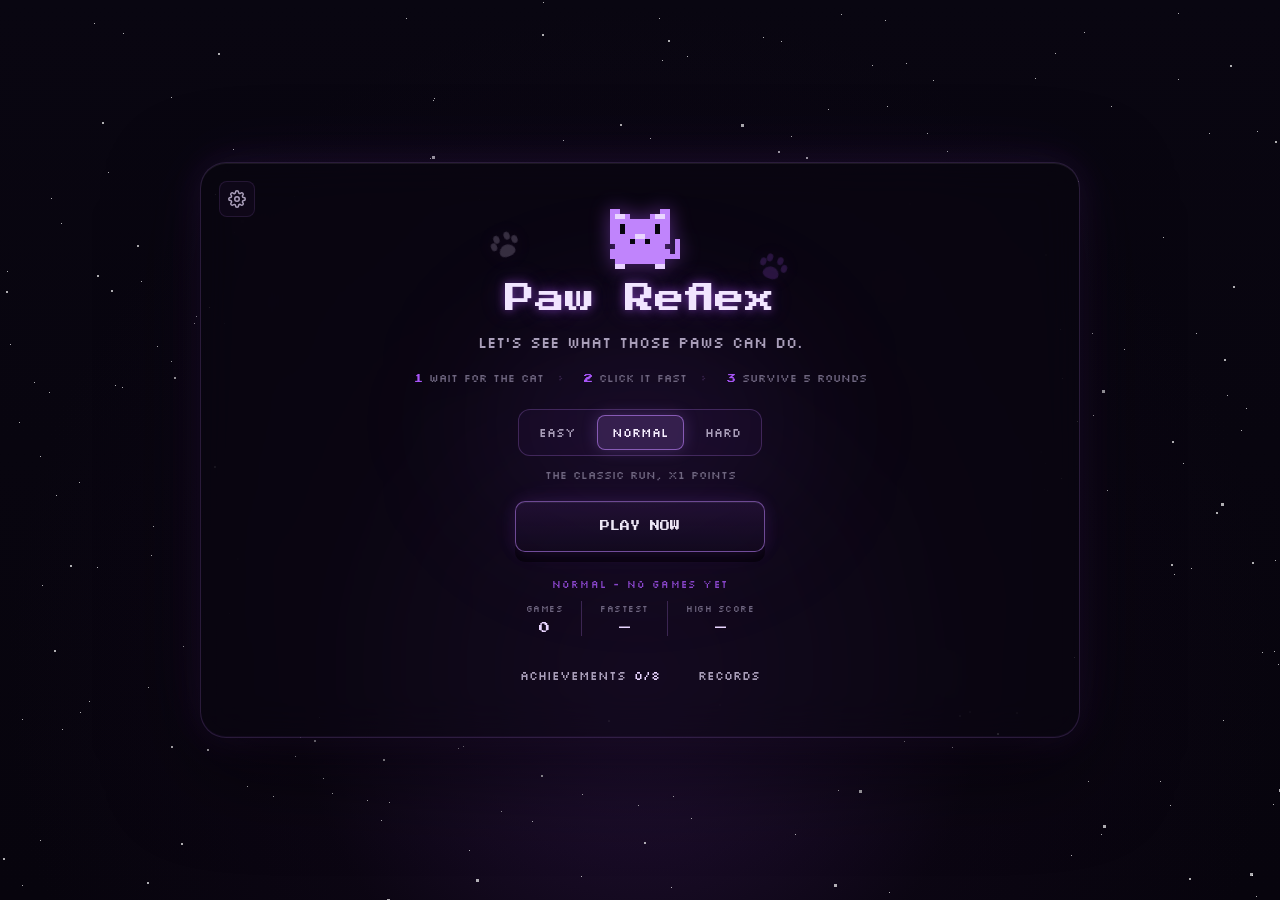
<file: homescreen.html>
<!doctype html>
<html lang="en">
  <head>
    <meta charset="UTF-8" />
    <meta name="viewport" content="width=device-width, initial-scale=1.0" />
    <title>Paw Reflex</title>
    <link rel="preconnect" href="https://fonts.googleapis.com" />
    <link rel="preconnect" href="https://fonts.gstatic.com" crossorigin />
    <link
      href="https://fonts.googleapis.com/css2?family=Press+Start+2P&family=Silkscreen:wght@400;700&display=swap"
      rel="stylesheet"
    />
    <link rel="stylesheet" href="style.css" />
    <script>
      if (location.search.indexOf("loading=true") !== -1) {
        document.documentElement.classList.add("is-returning");
      }
    </script>
  </head>

  <body>
    <div class="mouse-glow"></div>

    <div class="container">
      <div id="stars"></div>
      <div id="stars2"></div>
      <div id="stars3"></div>
      <div></div>
    </div>

    <main class="game-container">
      <button class="settings-btn" type="button" aria-label="Settings">
        <svg
          viewBox="0 0 24 24"
          width="18"
          height="18"
          fill="none"
          stroke="currentColor"
          stroke-width="2"
          stroke-linecap="round"
          stroke-linejoin="round"
          aria-hidden="true"
        >
          <circle cx="12" cy="12" r="3"></circle>
          <path
            d="M19.4 15a1.65 1.65 0 0 0 .33 1.82l.06.06a2 2 0 0 1 0 2.83 2 2 0 0 1-2.83 0l-.06-.06a1.65 1.65 0 0 0-1.82-.33 1.65 1.65 0 0 0-1 1.51V21a2 2 0 0 1-2 2 2 2 0 0 1-2-2v-.09A1.65 1.65 0 0 0 9 19.4a1.65 1.65 0 0 0-1.82.33l-.06.06a2 2 0 0 1-2.83 0 2 2 0 0 1 0-2.83l.06-.06a1.65 1.65 0 0 0 .33-1.82 1.65 1.65 0 0 0-1.51-1H3a2 2 0 0 1-2-2 2 2 0 0 1 2-2h.09A1.65 1.65 0 0 0 4.6 9a1.65 1.65 0 0 0-.33-1.82l-.06-.06a2 2 0 0 1 0-2.83 2 2 0 0 1 2.83 0l.06.06a1.65 1.65 0 0 0 1.82.33H9a1.65 1.65 0 0 0 1-1.51V3a2 2 0 0 1 2-2 2 2 0 0 1 2 2v.09a1.65 1.65 0 0 0 1 1.51 1.65 1.65 0 0 0 1.82-.33l.06-.06a2 2 0 0 1 2.83 0 2 2 0 0 1 0 2.83l-.06.06a1.65 1.65 0 0 0-.33 1.82V9a1.65 1.65 0 0 0 1.51 1H21a2 2 0 0 1 2 2 2 2 0 0 1-2 2h-.09a1.65 1.65 0 0 0-1.51 1z"
          ></path>
        </svg>
      </button>
      <section class="home-screen">
        <span class="paw paw-left" aria-hidden="true"></span>
        <span class="paw paw-right" aria-hidden="true"></span>

        <div class="mascot-wrap">
          <svg
            class="mascot"
            viewBox="0 0 16 12"
            width="80"
            height="60"
            shape-rendering="crispEdges"
            aria-hidden="true"
          >
            <g class="mascot-tail">
              <rect class="mascot-body" x="15" y="6" width="1" height="1" />
              <rect class="mascot-body" x="15" y="7" width="1" height="1" />
              <rect class="mascot-body" x="15" y="8" width="1" height="1" />
              <rect class="mascot-body" x="14" y="9" width="2" height="1" />
            </g>
            <rect class="mascot-body" x="2" y="0" width="2" height="1" />
            <rect class="mascot-body" x="12" y="0" width="2" height="1" />
            <rect class="mascot-body" x="2" y="1" width="1" height="1" />
            <rect class="mascot-body" x="5" y="1" width="1" height="1" />
            <rect class="mascot-body" x="10" y="1" width="1" height="1" />
            <rect class="mascot-body" x="13" y="1" width="1" height="1" />
            <rect class="mascot-body" x="2" y="2" width="12" height="1" />
            <rect class="mascot-body" x="2" y="3" width="2" height="1" />
            <rect class="mascot-body" x="5" y="3" width="6" height="1" />
            <rect class="mascot-body" x="12" y="3" width="2" height="1" />
            <rect class="mascot-body" x="2" y="4" width="2" height="1" />
            <rect class="mascot-body" x="5" y="4" width="6" height="1" />
            <rect class="mascot-body" x="12" y="4" width="2" height="1" />
            <rect class="mascot-body" x="2" y="5" width="5" height="1" />
            <rect class="mascot-body" x="9" y="5" width="5" height="1" />
            <rect class="mascot-body" x="2" y="6" width="4" height="1" />
            <rect class="mascot-body" x="7" y="6" width="2" height="1" />
            <rect class="mascot-body" x="10" y="6" width="4" height="1" />
            <rect class="mascot-body" x="3" y="7" width="10" height="1" />
            <rect class="mascot-body" x="2" y="8" width="12" height="1" />
            <rect class="mascot-body" x="2" y="9" width="12" height="1" />
            <rect class="mascot-body" x="3" y="10" width="10" height="1" />
            <rect class="mascot-inner" x="3" y="1" width="2" height="1" />
            <rect class="mascot-inner" x="11" y="1" width="2" height="1" />
            <rect class="mascot-inner" x="3" y="11" width="2" height="1" />
            <rect class="mascot-inner" x="11" y="11" width="2" height="1" />
            <g class="mascot-eyes">
              <rect class="mascot-eye" x="4" y="3" width="1" height="1" />
              <rect class="mascot-eye" x="11" y="3" width="1" height="1" />
              <rect class="mascot-eye" x="4" y="4" width="1" height="1" />
              <rect class="mascot-eye" x="11" y="4" width="1" height="1" />
            </g>
            <rect class="mascot-inner" x="7" y="5" width="2" height="1" />
            <rect class="mascot-eye" x="6" y="6" width="1" height="1" />
            <rect class="mascot-eye" x="9" y="6" width="1" height="1" />
          </svg>
        </div>

        <h1>Paw Reflex</h1>

        <p class="tagline">Let's see what those paws can do.</p>

        <ol class="how-to" aria-label="How to play">
          <li><b>1</b> Wait for the cat</li>
          <li><b>2</b> Click it fast</li>
          <li><b>3</b> Survive 5 rounds</li>
        </ol>

        <div class="mode-select" role="radiogroup" aria-label="Difficulty mode">
          <button
            class="mode-btn"
            type="button"
            role="radio"
            aria-checked="false"
            data-mode="easy"
          >
            Easy
          </button>
          <button
            class="mode-btn"
            type="button"
            role="radio"
            aria-checked="true"
            data-mode="normal"
          >
            Normal
          </button>
          <button
            class="mode-btn"
            type="button"
            role="radio"
            aria-checked="false"
            data-mode="hard"
          >
            Hard
          </button>
        </div>

        <p class="mode-hint"></p>

        <button class="play-btn">Play now</button>

        <div class="home-stats">
          <p class="home-stats-mode"></p>

          <div class="home-stat-row">
            <div class="home-stat">
              <span>Games</span>
              <strong class="home-stat-games">0</strong>
            </div>

            <div class="home-stat">
              <span>Fastest</span>
              <strong class="home-stat-fastest">—</strong>
            </div>

            <div class="home-stat">
              <span>High score</span>
              <strong class="home-stat-score">—</strong>
            </div>
          </div>
        </div>

        <div class="home-links">
          <button class="achievements-btn" type="button">
            Achievements <span class="achievements-count">0/8</span>
          </button>
          <button class="records-btn" type="button">Records</button>
        </div>
      </section>
    </main>

    <section
      id="achievements-screen"
      role="dialog"
      aria-modal="true"
      aria-labelledby="achievements-title"
      aria-hidden="true"
    >
      <div class="achievements-card">
        <p class="results-label">TROPHIES</p>

        <h2 id="achievements-title">Achievements</h2>

        <ul class="achievements-list"></ul>

        <button id="achievements-close-btn" type="button">Close</button>
      </div>
    </section>

    <section
      id="records-screen"
      role="dialog"
      aria-modal="true"
      aria-labelledby="records-title"
      aria-hidden="true"
    >
      <div class="achievements-card records-card">
        <p class="results-label">STATS</p>

        <h2 id="records-title">Personal Records</h2>

        <div class="records-body"></div>

        <button id="records-close-btn" type="button">Close</button>
      </div>
    </section>

    <section
      id="settings-screen"
      role="dialog"
      aria-modal="true"
      aria-labelledby="settings-title"
      aria-hidden="true"
    >
      <div class="settings-card">
        <p class="results-label">OPTIONS</p>

        <h2 id="settings-title">Settings</h2>

        <ul class="settings-list">
          <li class="setting-row">
            <div>
              <strong>Music</strong>
              <span>Home screen soundtrack</span>
              <input
                class="volume-slider"
                type="range"
                min="0"
                max="100"
                step="5"
                value="40"
                data-volume="musicVolume"
                aria-label="Music volume"
              />
            </div>
            <button
              class="toggle"
              type="button"
              role="switch"
              aria-checked="true"
              aria-label="Music"
              data-setting="music"
            >
              <span class="toggle-knob"></span>
            </button>
          </li>

          <li class="setting-row">
            <div>
              <strong>Sound effects</strong>
              <span>Clicks, hits and countdown</span>
              <input
                class="volume-slider"
                type="range"
                min="0"
                max="100"
                step="5"
                value="100"
                data-volume="sfxVolume"
                aria-label="Sound effects volume"
              />
            </div>
            <button
              class="toggle"
              type="button"
              role="switch"
              aria-checked="true"
              aria-label="Sound effects"
              data-setting="sfx"
            >
              <span class="toggle-knob"></span>
            </button>
          </li>

          <li class="setting-row">
            <div>
              <strong>Visual effects</strong>
              <span>Glow, stars and animations</span>
            </div>
            <button
              class="toggle"
              type="button"
              role="switch"
              aria-checked="true"
              aria-label="Visual effects"
              data-setting="effects"
            >
              <span class="toggle-knob"></span>
            </button>
          </li>
        </ul>

        <button id="settings-close-btn" type="button">Close</button>
      </div>
    </section>

    <div id="game-loading" role="status" aria-live="polite">
      <svg class="loading-defs" aria-hidden="true" focusable="false">
        <symbol id="loading-paw" viewBox="0 0 24 24">
          <ellipse cx="12" cy="16.5" rx="5.6" ry="4.6" />
          <ellipse
            cx="5.2"
            cy="11.2"
            rx="2.2"
            ry="3"
            transform="rotate(-22 5.2 11.2)"
          />
          <ellipse cx="9.2" cy="6.4" rx="2.2" ry="3.1" />
          <ellipse cx="14.8" cy="6.4" rx="2.2" ry="3.1" />
          <ellipse
            cx="18.8"
            cy="11.2"
            rx="2.2"
            ry="3"
            transform="rotate(22 18.8 11.2)"
          />
        </symbol>
      </svg>

      <div class="loading-den">
        <span class="loading-aura" aria-hidden="true"></span>
        <i
          class="spark star"
          style="--x: 10%; --y: 22%; --d: 0s; --t: 3.4s; --z: 1"
        ></i>
        <i
          class="spark star"
          style="--x: 86%; --y: 18%; --d: 0.6s; --t: 3.8s; --z: 1.3"
        ></i>
        <i
          class="spark star"
          style="--x: 20%; --y: 74%; --d: 1.1s; --t: 3.2s; --z: 1"
        ></i>
        <i
          class="spark star"
          style="--x: 80%; --y: 70%; --d: 0.3s; --t: 4s; --z: 1.3"
        ></i>
        <i
          class="spark star"
          style="--x: 50%; --y: 4%; --d: 1.6s; --t: 3.6s; --z: 0.8"
        ></i>
        <i
          class="spark star"
          style="--x: 48%; --y: 92%; --d: 0.9s; --t: 3.9s; --z: 0.8"
        ></i>
        <i
          class="spark paw-spark"
          style="--x: 4%; --y: 48%; --d: 0.2s; --t: 4.2s; --s: 0.5"
          ><i class="paw"></i
        ></i>
        <i
          class="spark paw-spark"
          style="--x: 90%; --y: 46%; --d: 1.3s; --t: 4.6s; --s: 0.45"
          ><i class="paw"></i
        ></i>
        <i
          class="spark paw-spark"
          style="--x: 26%; --y: 10%; --d: 0.8s; --t: 4s; --s: 0.4"
          ><i class="paw"></i
        ></i>
        <i
          class="spark paw-spark"
          style="--x: 70%; --y: 88%; --d: 1.8s; --t: 4.4s; --s: 0.4"
          ><i class="paw"></i
        ></i>
        <img
          class="loading-gif"
          src="assets/apple-cat.gif"
          alt=""
          aria-hidden="true"
        />
      </div>

      <div class="loading-logo">Paw Reflex</div>

      <div class="loading-steps" aria-hidden="true">
        <span class="loading-step"
          ><svg viewBox="0 0 24 24"><use href="#loading-paw" /></svg
        ></span>
        <span class="loading-step"
          ><svg viewBox="0 0 24 24"><use href="#loading-paw" /></svg
        ></span>
        <span class="loading-step"
          ><svg viewBox="0 0 24 24"><use href="#loading-paw" /></svg
        ></span>
      </div>

      <p class="loading-text">
        Warming up paws<span class="loading-ellipsis" aria-hidden="true"
          ><i>.</i><i>.</i><i>.</i></span
        >
      </p>
    </div>

    <audio id="home-music" loop preload="auto">
      <source src="assets/homescreen-music.mp3" type="audio/mpeg" />
    </audio>

    <script src="app.js"></script>
  </body>
</html>
</file>
<file: style.css>
:root {
  --bg-void: #08050f;
  --bg-panel: rgba(14, 9, 24, 0.68);
  --bg-raised: rgba(22, 13, 35, 0.82);

  --border-hair: rgba(192, 132, 252, 0.12);
  --border-hair-strong: rgba(192, 132, 252, 0.24);

  --text-primary: #f7f0ff;
  --text-muted: #aa9fba;
  --text-faint: #6f6680;

  --signal: #a855f7;
  --signal-strong: #c084fc;
  --signal-dim: rgba(168, 85, 247, 0.14);

  --pink: #e9d5ff;
  --pink-dim: rgba(233, 213, 255, 0.16);

  --cat-coat: #f3d8b6;
  --cat-coat-shade: #e0bb8c;
  --cat-ear-inner: #ffc9d1;
  --cat-mark: #2a211b;

  --font-display: "Press Start 2P", cursive;
  --font-mono: "Silkscreen", monospace;

  --radius-panel: 26px;
}

* {
  box-sizing: border-box;
  margin: 0;
  padding: 0;
}

body {
  min-height: 100vh;
  display: flex;
  justify-content: center;
  align-items: center;
  font-family: var(--font-display);
  color: var(--text-primary);

  background:
    radial-gradient(
      circle at 50% 18%,
      rgba(168, 85, 247, 0.13),
      transparent 42%
    ),
    radial-gradient(
      circle at 12% 85%,
      rgba(124, 58, 237, 0.08),
      transparent 38%
    ),
    var(--bg-void);

  position: relative;
  overflow: hidden;
  isolation: isolate;
}

body::before {
  content: "";
  position: fixed;
  inset: 0;
  background:
    radial-gradient(
      circle at 50% 35%,
      rgba(168, 85, 247, 0.08),
      transparent 52%
    ),
    linear-gradient(180deg, rgba(255, 255, 255, 0.015), transparent 32%);
  pointer-events: none;
  z-index: 0;
}

button {
  font: inherit;
  color: inherit;
}

button:focus-visible {
  outline: 2px solid var(--signal);
  outline-offset: 2px;
}

.paw {
  position: absolute;
  opacity: 0.28;
  pointer-events: none;
  color: var(--signal);
  filter: drop-shadow(0 0 10px rgba(168, 85, 247, 0.42));
}

.paw::before {
  content: "";
  position: absolute;
  width: 10px;
  height: 12px;
  border-radius: 50%;
  background: currentColor;
  top: 6px;
  left: 3px;
}

.paw::after {
  content: "";
  position: absolute;
  width: 5px;
  height: 6px;
  border-radius: 50%;
  background: currentColor;
  top: 0;
  left: -3px;
  box-shadow:
    9px -1px 0 0 currentColor,
    4px -4px 0 0 currentColor,
    13px -3px 0 0 currentColor;
}

.game-container {
  width: min(880px, 95vw);
  max-height: 94vh;
  overflow-y: auto;
  padding: 38px 38px 42px;

  background: rgba(10, 6, 17, 0.58);
  backdrop-filter: blur(20px);
  -webkit-backdrop-filter: blur(20px);

  border: 1px solid rgba(192, 132, 252, 0.18);
  border-radius: var(--radius-panel);

  box-shadow:
    0 30px 90px rgba(0, 0, 0, 0.62),
    0 0 35px rgba(168, 85, 247, 0.11),
    0 0 80px rgba(168, 85, 247, 0.07),
    inset 0 1px 0 rgba(255, 255, 255, 0.07),
    inset 0 -1px 0 rgba(168, 85, 247, 0.06);

  position: relative;
  z-index: 2;
}

.home-screen {
  text-align: center;
  padding: 18px 0 2px;
  position: relative;
  animation: denReveal 0.5s cubic-bezier(0.22, 1, 0.36, 1);
}

.home-screen > * {
  position: relative;
  z-index: 1;
}

.home-screen::before {
  content: "";
  position: absolute;
  width: 320px;
  height: 220px;
  left: 50%;
  top: 45%;
  transform: translate(-50%, -50%);
  background: rgba(168, 85, 247, 0.08);
  filter: blur(70px);
  border-radius: 50%;
  pointer-events: none;
  z-index: 0;
}

@keyframes denReveal {
  from {
    opacity: 0;
    transform: translateY(10px) scale(0.98);
  }
  to {
    opacity: 1;
    transform: translateY(0) scale(1);
  }
}

.home-screen h1 {
  font-size: 30px;
  font-weight: 400;
  line-height: 1.35;
  letter-spacing: 0;
  margin-bottom: 16px;

  color: #f1e5ff;
  text-shadow:
    0 0 10px rgba(168, 85, 247, 0.58),
    0 0 26px rgba(168, 85, 247, 0.24);
}

.home-screen .tagline {
  font-family: var(--font-mono);
  font-size: 15px;
  line-height: 1.6;
  color: var(--text-muted);
  margin-bottom: 34px;
}

.play-btn {
  --bg: rgba(15, 8, 25, 0.92);
  --text-color: #f7f0ff;

  position: relative;
  width: 250px;
  border: 1px solid rgba(192, 132, 252, 0.55);
  background:
    linear-gradient(
      180deg,
      rgba(168, 85, 247, 0.12),
      rgba(168, 85, 247, 0.025)
    ),
    var(--bg);
  color: var(--text-color);

  padding: 17px 18px;
  font-family: var(--font-display);
  font-size: 10px;
  font-weight: 400;
  line-height: 1.5;
  text-transform: uppercase;
  transition:
    transform 0.18s ease,
    border-color 0.18s ease,
    box-shadow 0.18s ease,
    background 0.18s ease;
  border-radius: 10px;
  opacity: 0.96;
  letter-spacing: 0;

  box-shadow:
    0 0 16px rgba(168, 85, 247, 0.14),
    0 0 40px rgba(168, 85, 247, 0.06),
    0 10px 0 rgba(6, 3, 10, 0.88),
    inset 0 1px 0 rgba(255, 255, 255, 0.06);

  cursor: pointer;
}

.play-btn:hover {
  opacity: 1;
  transform: translateY(-1px);

  border-color: rgba(216, 180, 254, 0.92);

  background:
    linear-gradient(180deg, rgba(168, 85, 247, 0.2), rgba(168, 85, 247, 0.05)),
    var(--bg);

  box-shadow:
    0 0 18px rgba(168, 85, 247, 0.32),
    0 0 42px rgba(168, 85, 247, 0.14),
    0 10px 0 rgba(6, 3, 10, 0.88),
    inset 0 0 18px rgba(168, 85, 247, 0.08);
}

.play-btn:active {
  top: 4px;
  transform: translateY(3px);

  box-shadow:
    0 0 12px rgba(168, 85, 247, 0.24),
    0 4px 0 rgba(6, 3, 10, 0.88),
    inset 0 0 12px rgba(168, 85, 247, 0.08);
}
.home-best-row {
  margin-top: 30px;
  font-family: var(--font-mono);
  font-size: 13px;
  line-height: 1.4;
  color: var(--text-faint);
}

.home-best-row .home-best {
  color: var(--pink);
}

.game-header {
  display: flex;
  align-items: center;
  justify-content: space-between;

  margin-bottom: 26px;
  padding-bottom: 18px;
  border-bottom: 1px dashed var(--border-hair-strong);
}

.home-btn {
  font-family: var(--font-mono);
  font-size: 13px;
  letter-spacing: 0;

  color: var(--text-muted);
  background: rgba(168, 85, 247, 0.035);
  border: 1px solid var(--border-hair-strong);
  border-radius: 9px;
  padding: 9px 14px;

  cursor: pointer;
  transition:
    color 0.18s ease,
    border-color 0.18s ease,
    background 0.18s ease,
    transform 0.18s ease,
    box-shadow 0.18s ease;
}

.home-btn:hover {
  color: var(--signal-strong);
  border-color: var(--signal);
  background: rgba(168, 85, 247, 0.08);
  transform: translateY(-1px);
  box-shadow: 0 0 18px rgba(168, 85, 247, 0.12);
}

.round-counter {
  font-family: var(--font-mono);
  font-size: 12px;
  letter-spacing: 0.05em;
  color: var(--text-muted);
}

.stat-row {
  display: flex;
  gap: 12px;
  margin-bottom: 20px;
}

.stat-block {
  flex: 1;
  background:
    linear-gradient(
      180deg,
      rgba(168, 85, 247, 0.055),
      rgba(168, 85, 247, 0.018)
    ),
    var(--bg-raised);
  border: 1px solid var(--border-hair);
  border-radius: 14px;
  padding: 15px 17px;
  box-shadow: inset 0 1px 0 rgba(255, 255, 255, 0.025);
}

.stat-label {
  display: block;
  font-family: var(--font-mono);
  font-size: 10px;
  letter-spacing: 0.09em;
  color: var(--text-faint);
  margin-bottom: 6px;
}

.stat-value {
  display: block;
  font-family: var(--font-mono);
  font-size: 24px;
  font-weight: 700;
  color: var(--text-primary);
  text-shadow: 0 0 12px rgba(168, 85, 247, 0.14);
}

.stat-block.is-best .stat-value {
  color: var(--pink);
}

.game-area {
  position: relative;
  height: min(48vh, 420px);

  display: flex;
  align-items: center;
  justify-content: center;

  border: 1px solid var(--border-hair);
  border-radius: 20px;

  background:
    radial-gradient(
      circle at 50% 50%,
      rgba(168, 85, 247, 0.065),
      transparent 60%
    ),
    rgba(6, 3, 12, 0.92);

  box-shadow:
    inset 0 0 28px rgba(168, 85, 247, 0.035),
    inset 0 1px 0 rgba(255, 255, 255, 0.025);

  overflow: hidden;
}

.game-status {
  font-family: var(--font-mono);
  font-size: 13px;
  letter-spacing: 0.04em;
  color: var(--text-muted);
  pointer-events: none;
  animation: statusPulse 1.7s ease-in-out infinite;
}

@keyframes statusPulse {
  0%,
  100% {
    opacity: 0.5;
  }
  50% {
    opacity: 1;
  }
}

.target {
  display: block;
  opacity: 0;
  pointer-events: none;
  position: absolute;

  width: 96px;
  padding: 0;
  border: none;
  background: transparent;
  cursor: pointer;
  line-height: 0;

  appearance: none;
  -webkit-appearance: none;
  -webkit-tap-highlight-color: transparent;
  box-shadow: none;
  filter: none;
  outline: none;
  border-radius: 0;
}

.target:focus,
.target:focus-visible {
  outline: none;
  box-shadow: none;
}

.target.is-visible {
  opacity: 1;
  pointer-events: auto;
  animation: targetPop 0.2s ease-out;
}

.target:hover .cat-gif {
  transform: scale(1.08) rotate(-2deg);
}

.target:active .cat-gif {
  transform: scale(0.9) rotate(2deg);
}

.cat-gif {
  display: block;
  width: 100%;
  height: auto;
  pointer-events: none;
  user-select: none;

  filter: none;
  box-shadow: none;
  transition: transform 0.12s cubic-bezier(0.34, 1.56, 0.64, 1);
}

.cat-source {
  position: absolute;
  width: 1px;
  height: 1px;
  opacity: 0;
  pointer-events: none;
}

@keyframes targetPop {
  from {
    transform: scale(0.3);
    opacity: 0;
  }
  to {
    transform: scale(1);
    opacity: 1;
  }
}

.round-dots {
  display: flex;
  justify-content: center;
  gap: 8px;
  margin-top: 18px;
}

.round-dots .dot {
  width: 7px;
  height: 7px;
  border-radius: 50%;
  background: var(--bg-raised);
  border: 1px solid var(--border-hair-strong);
  transition:
    background 0.2s ease,
    border-color 0.2s ease,
    transform 0.2s ease;
}

.round-dots .dot.is-current {
  background: var(--signal);
  border-color: var(--signal);
  transform: scale(1.3);
  box-shadow: 0 0 10px rgba(255, 157, 108, 0.6);
}

.round-dots .dot.is-done {
  background: var(--pink);
  border-color: var(--pink);
}

.start-btn {
  display: block;
  width: 100%;
  margin-top: 22px;

  font-family: var(--font-display);
  font-weight: 400;
  font-size: 10px;
  line-height: 1.5;
  letter-spacing: 0;

  padding: 17px 16px;
  border-radius: 10px;
  border: 1px solid var(--border-hair-strong);

  background:
    linear-gradient(180deg, rgba(168, 85, 247, 0.07), rgba(168, 85, 247, 0.02)),
    var(--bg-raised);
  color: var(--text-primary);

  cursor: pointer;
  transition:
    color 0.18s ease,
    border-color 0.18s ease,
    background 0.18s ease,
    transform 0.18s ease,
    box-shadow 0.18s ease;
}

.start-btn:hover {
  border-color: var(--signal);
  color: var(--signal-strong);
  background:
    linear-gradient(
      180deg,
      rgba(168, 85, 247, 0.14),
      rgba(168, 85, 247, 0.045)
    ),
    var(--bg-raised);
  transform: translateY(-1px);
  box-shadow: 0 0 24px rgba(168, 85, 247, 0.16);
}

.start-btn:active {
  transform: translateY(2px);
}

.mouse-glow {
  position: fixed;
  top: 0;
  left: 0;
  width: 0;
  height: 0;

  pointer-events: none;
  z-index: 0;
  color: var(--signal);

  filter: drop-shadow(0 0 7px rgba(168, 85, 247, 0.55))
    drop-shadow(0 0 18px rgba(168, 85, 247, 0.2));
  will-change: transform;
}

.mouse-glow::before {
  content: "";
  position: absolute;
  width: 9px;
  height: 11px;
  border-radius: 50%;
  background: currentColor;
  top: -14px;
  left: -5px;
  opacity: 0.85;
}

.mouse-glow::after {
  content: "";
  position: absolute;
  width: 4px;
  height: 5px;
  border-radius: 50%;
  background: currentColor;
  top: -20px;
  left: -9px;
  opacity: 0.85;
  box-shadow:
    8px -1px 0 0 currentColor,
    3.5px -3px 0 0 currentColor,
    11.5px -2.6px 0 0 currentColor;
}

#game-loading {
  display: none;
  position: fixed;
  inset: 0;

  flex-direction: column;
  justify-content: center;
  align-items: center;
  text-align: center;

  background:
    radial-gradient(
      circle at 50% 42%,
      rgba(168, 85, 247, 0.13),
      transparent 40%
    ),
    rgba(8, 5, 15, 0.8);
  z-index: 10;

  opacity: 0;
  transition: opacity 0.25s ease;
}

#game-loading.is-visible {
  opacity: 1;
}

.loading-den {
  position: relative;

  width: min(340px, 90vw);
  height: 230px;
  margin: 0 auto 4px;

  display: flex;
  align-items: center;
  justify-content: center;
}

.loading-aura {
  position: absolute;
  width: 340px;
  height: 260px;
  left: 50%;
  top: 50%;

  border-radius: 50%;
  background: radial-gradient(
    closest-side,
    rgba(168, 85, 247, 0.4),
    rgba(168, 85, 247, 0.13) 45%,
    transparent 100%
  );
  filter: blur(26px);

  transform: translate(-50%, -50%);
  animation: auraPulse 3.2s ease-in-out infinite;
}

@keyframes auraPulse {
  0%,
  100% {
    opacity: 0.6;
    transform: translate(-50%, -50%) scale(0.94);
  }
  50% {
    opacity: 1;
    transform: translate(-50%, -50%) scale(1.08);
  }
}

.loading-gif {
  position: relative;
  z-index: 1;

  width: 140px;
  height: 140px;
  object-fit: contain;

  filter: drop-shadow(0 0 16px rgba(168, 85, 247, 0.45));
  animation:
    catEnter 0.6s cubic-bezier(0.22, 1, 0.36, 1) both,
    catFloat 3.2s ease-in-out 0.6s infinite alternate,
    catTilt 4.6s ease-in-out 0.6s infinite alternate;
}

@keyframes catEnter {
  from {
    opacity: 0;
    transform: translateY(16px) scale(0.86);
  }
  to {
    opacity: 1;
    transform: none;
  }
}

@keyframes catFloat {
  from {
    translate: 0 0;
    scale: 1;
  }
  to {
    translate: 0 -9px;
    scale: 1.04;
  }
}

@keyframes catTilt {
  from {
    rotate: -1.2deg;
  }
  to {
    rotate: 1.2deg;
  }
}

.spark {
  position: absolute;
  left: var(--x);
  top: var(--y);
  z-index: 0;

  pointer-events: none;
  animation: sparkFloat var(--t, 3.6s) ease-in-out var(--d, 0s) infinite;
}

.spark.star {
  width: calc(4px * var(--z, 1));
  height: calc(4px * var(--z, 1));

  background: var(--pink);
  box-shadow: 0 0 8px rgba(192, 132, 252, 0.9);
}

.spark.paw-spark {
  width: 30px;
  height: 28px;
  color: var(--signal-strong);
  filter: drop-shadow(0 0 6px rgba(192, 132, 252, 0.55));
}

.spark .paw {
  opacity: 0.55;
}

@keyframes sparkFloat {
  0%,
  100% {
    opacity: 0.2;
    transform: translateY(0) scale(var(--s, 1));
  }
  50% {
    opacity: 1;
    transform: translateY(-12px) scale(var(--s, 1));
  }
}

.loading-logo {
  font-family: var(--font-display);
  font-weight: 400;
  font-size: 16px;
  letter-spacing: 0.08em;
  margin-bottom: 16px;

  animation:
    logoIn 0.6s cubic-bezier(0.22, 1, 0.36, 1) 0.15s both,
    logoGlow 1.3s ease-in-out 0.3s infinite alternate;
}

@keyframes logoIn {
  from {
    opacity: 0;
    transform: translateY(10px);
    letter-spacing: 0.26em;
  }
  to {
    opacity: 1;
    transform: none;
    letter-spacing: 0.08em;
  }
}

@keyframes logoGlow {
  from {
    color: #f3e8ff;
    text-shadow:
      0 0 10px rgba(168, 85, 247, 0.3),
      0 0 24px rgba(168, 85, 247, 0.12);
  }
  to {
    color: #c084fc;
    text-shadow:
      0 0 12px rgba(192, 132, 252, 0.9),
      0 0 28px rgba(168, 85, 247, 0.6),
      0 0 52px rgba(168, 85, 247, 0.32);
  }
}

.loading-defs {
  position: absolute;
  width: 0;
  height: 0;
}

.loading-steps {
  display: flex;
  justify-content: center;
  align-items: center;
  gap: 22px;
  height: 38px;
  margin: 0 auto;

  animation: loadingFadeUp 0.45s ease-out 0.35s both;
}

.loading-step {
  display: block;
  width: 24px;
  height: 24px;

  color: var(--signal-strong);
}

.loading-step svg {
  display: block;
  width: 100%;
  height: 100%;

  fill: currentColor;
  opacity: 0.7;

  animation-duration: 2.7s;
  animation-timing-function: ease;
  animation-iteration-count: infinite;
  animation-delay: 0.35s;
  animation-fill-mode: backwards;
}

.loading-step:nth-child(1) svg {
  animation-name: pawOne;
}

.loading-step:nth-child(2) svg {
  animation-name: pawTwo;
}

.loading-step:nth-child(3) svg {
  animation-name: pawThree;
}

@keyframes pawOne {
  0%,
  17%,
  100% {
    opacity: 1;
    scale: 1;
    filter: drop-shadow(0 0 5px rgba(216, 180, 254, 0.85))
      drop-shadow(0 0 12px rgba(168, 85, 247, 0.45));
  }
  5% {
    opacity: 1;
    scale: 1.28;
    filter: drop-shadow(0 0 8px rgba(233, 213, 255, 1))
      drop-shadow(0 0 18px rgba(168, 85, 247, 0.7));
  }
}

@keyframes pawTwo {
  0%,
  33% {
    opacity: 0.2;
    scale: 0.88;
    filter: drop-shadow(0 0 0 rgba(216, 180, 254, 0))
      drop-shadow(0 0 0 rgba(168, 85, 247, 0));
  }
  38% {
    opacity: 1;
    scale: 1.28;
    filter: drop-shadow(0 0 8px rgba(233, 213, 255, 1))
      drop-shadow(0 0 18px rgba(168, 85, 247, 0.7));
  }
  50%,
  94% {
    opacity: 1;
    scale: 1;
    filter: drop-shadow(0 0 5px rgba(216, 180, 254, 0.85))
      drop-shadow(0 0 12px rgba(168, 85, 247, 0.45));
  }
  100% {
    opacity: 0.2;
    scale: 0.88;
    filter: drop-shadow(0 0 0 rgba(216, 180, 254, 0))
      drop-shadow(0 0 0 rgba(168, 85, 247, 0));
  }
}

@keyframes pawThree {
  0%,
  66% {
    opacity: 0.2;
    scale: 0.88;
    filter: drop-shadow(0 0 0 rgba(216, 180, 254, 0))
      drop-shadow(0 0 0 rgba(168, 85, 247, 0));
  }
  71% {
    opacity: 1;
    scale: 1.28;
    filter: drop-shadow(0 0 8px rgba(233, 213, 255, 1))
      drop-shadow(0 0 18px rgba(168, 85, 247, 0.7));
  }
  83%,
  94% {
    opacity: 1;
    scale: 1;
    filter: drop-shadow(0 0 5px rgba(216, 180, 254, 0.85))
      drop-shadow(0 0 12px rgba(168, 85, 247, 0.45));
  }
  100% {
    opacity: 0.2;
    scale: 0.88;
    filter: drop-shadow(0 0 0 rgba(216, 180, 254, 0))
      drop-shadow(0 0 0 rgba(168, 85, 247, 0));
  }
}

.loading-text {
  margin-top: 14px;
  min-height: 1.4em;

  font-family: var(--font-mono);
  font-size: 11px;
  letter-spacing: 0.08em;
  color: var(--text-muted);

  animation: loadingFadeUp 0.45s ease-out 0.5s both;
}

.loading-ellipsis i {
  font-style: normal;

  animation: ellipsisDot 1.2s ease-in-out infinite backwards;
}

.loading-ellipsis i:nth-child(2) {
  animation-delay: 0.2s;
}

.loading-ellipsis i:nth-child(3) {
  animation-delay: 0.4s;
}

@keyframes ellipsisDot {
  0%,
  100% {
    opacity: 0.15;
  }
  25%,
  70% {
    opacity: 1;
  }
}

@keyframes loadingFadeUp {
  from {
    opacity: 0;
    transform: translateY(8px);
  }
  to {
    opacity: 1;
    transform: none;
  }
}

body.no-effects .loading-aura,
body.no-effects .loading-gif,
body.no-effects .loading-logo,
body.no-effects .spark {
  animation: none;
}

body.no-effects .spark {
  opacity: 0.55;
}

body.no-effects .loading-step svg {
  animation-duration: 2.7s !important;
  animation-iteration-count: infinite !important;
}

body.no-effects .loading-ellipsis i {
  animation-duration: 1.2s !important;
  animation-iteration-count: infinite !important;
}

@media (prefers-reduced-motion: reduce) {
  .loading-aura,
  .loading-gif,
  .loading-logo,
  .spark {
    animation: none;
  }

  .spark {
    opacity: 0.55;
  }

  #game-loading {
    transition: none;
  }
}

.is-returning .home-screen {
  display: none;
}

.is-returning .game-container,
.is-loading .game-container {
  visibility: hidden;
}

#results-screen {
  display: none;
  position: fixed;
  inset: 0;

  justify-content: center;
  align-items: center;

  padding: 24px;

  background:
    radial-gradient(
      circle at 50% 28%,
      rgba(168, 85, 247, 0.12),
      transparent 40%
    ),
    var(--bg-void);
  z-index: 20;
}

.results-card {
  width: 100%;
  max-width: min(720px, 92vw);
  max-height: 92vh;
  overflow-y: auto;

  padding: 32px 34px;

  text-align: center;

  background: rgba(10, 6, 17, 0.72);
  border: 1px solid var(--border-hair-strong);
  border-radius: var(--radius-panel);

  box-shadow:
    0 30px 80px rgba(0, 0, 0, 0.56),
    0 0 45px rgba(168, 85, 247, 0.08),
    inset 0 1px 0 rgba(255, 255, 255, 0.06);

  backdrop-filter: blur(16px);
  -webkit-backdrop-filter: blur(16px);

  animation: resultsPop 0.35s ease-out;
}

.results-label {
  font-family: var(--font-mono);
  font-size: 11px;
  letter-spacing: 0.12em;
  color: var(--signal);

  margin-bottom: 12px;
}

.results-card h1 {
  font-size: 21px;
  font-weight: 400;
  line-height: 1.5;
  color: var(--text-primary);
  text-shadow: 0 0 14px rgba(168, 85, 247, 0.15);
  margin-bottom: 18px;
}

.results-stats {
  display: grid;
  grid-template-columns: repeat(3, 1fr);
  gap: 8px;

  margin-bottom: 20px;
}

.result-stat {
  padding: 12px 10px;

  background:
    linear-gradient(180deg, rgba(168, 85, 247, 0.06), rgba(168, 85, 247, 0.02)),
    var(--bg-raised);
  border: 1px solid var(--border-hair);
  border-radius: 12px;
  box-shadow: inset 0 1px 0 rgba(255, 255, 255, 0.025);
}

.result-stat span {
  display: block;

  font-family: var(--font-mono);
  font-size: 10px;

  color: var(--text-faint);

  margin-bottom: 7px;
}

.result-stat strong {
  display: block;

  font-family: var(--font-mono);
  font-size: 18px;

  color: var(--text-primary);
}

#fastest-score {
  color: var(--pink);
}

#play-again-btn,
#results-home-btn {
  width: 100%;

  padding: 14px;

  border-radius: 10px;

  font-family: var(--font-display);
  font-weight: 400;
  font-size: 10px;
  line-height: 1.5;

  cursor: pointer;

  transition: 0.15s ease;
}

#play-again-btn {
  border: 1px solid rgba(192, 132, 252, 0.55);
  background: rgba(168, 85, 247, 0.11);
  color: var(--signal-strong);

  margin-bottom: 10px;
}

#play-again-btn:hover {
  background: rgba(168, 85, 247, 0.2);
  border-color: rgba(216, 180, 254, 0.9);
  color: #f7f0ff;
  box-shadow: 0 0 22px rgba(168, 85, 247, 0.18);

  transform: translateY(-1px);
}

#results-home-btn {
  border: 1px solid var(--border-hair-strong);
  background: rgba(168, 85, 247, 0.025);
  color: var(--text-muted);
}

#results-home-btn:hover {
  border-color: var(--signal);
  color: var(--signal-strong);
  background: rgba(168, 85, 247, 0.07);
  box-shadow: 0 0 18px rgba(168, 85, 247, 0.1);

  transform: translateY(-1px);
}

@keyframes resultsPop {
  from {
    opacity: 0;
    transform: scale(0.95);
  }

  to {
    opacity: 1;
    transform: scale(1);
  }
}

@media (max-width: 480px) {
  .results-card {
    padding: 34px 22px;
  }

  .results-card h1 {
    font-size: 27px;
  }

  .results-stats {
    gap: 7px;
  }

  .result-stat {
    padding: 14px 6px;
  }

  .result-stat strong {
    font-size: 16px;
  }
}

@media (max-width: 480px) {
  .game-container {
    padding: 30px 20px 32px;
  }

  .home-screen h1 {
    font-size: 22px;
  }

  .stat-value {
    font-size: 18px;
  }

  .game-area {
    height: 220px;
  }
}

#stars,
#stars2,
#stars3 {
  opacity: 0.68;
  filter: drop-shadow(0 0 3px rgba(216, 180, 254, 0.08));
}

.game-header,
.stat-row,
.game-area,
.round-dots,
.start-btn {
  position: relative;
  z-index: 1;
}

.round-dots .dot.is-current {
  box-shadow:
    0 0 8px rgba(168, 85, 247, 0.75),
    0 0 18px rgba(168, 85, 247, 0.28);
}

.round-dots .dot.is-done {
  box-shadow: 0 0 8px rgba(233, 213, 255, 0.16);
}

.game-status {
  text-shadow: 0 0 12px rgba(168, 85, 247, 0.1);
}

.loading-logo {
  color: var(--signal-strong);
  text-shadow:
    0 0 10px rgba(168, 85, 247, 0.3),
    0 0 24px rgba(168, 85, 247, 0.12);
}

.results-label {
  text-shadow: 0 0 10px rgba(168, 85, 247, 0.24);
}

@media (prefers-reduced-motion: reduce) {
  *,
  *::before,
  *::after {
    animation-duration: 0.001ms !important;
    animation-iteration-count: 1 !important;
    transition-duration: 0.001ms !important;
  }
}

.container {
  position: fixed;
  inset: 0;
  width: 100%;
  height: 100%;
  background:
    radial-gradient(
      ellipse at 50% 75%,
      rgba(98, 44, 145, 0.32) 0%,
      rgba(24, 10, 35, 0.25) 38%,
      transparent 70%
    ),
    linear-gradient(180deg, #090611 0%, #07040d 100%);
  overflow: hidden;
  z-index: 0;
  pointer-events: none;
}

#stars {
  width: 1px;
  height: 1px;
  background: transparent;
  box-shadow:
    501px 811px rgba(255, 255, 255, 0.8),
    1450px 1324px #fff,
    1093px 1780px #fff,
    1469px 678px #fff,
    904px 741px #fff,
    1160px 781px #fff,
    1841px 1962px #fff,
    1630px 1667px #fff,
    1788px 676px #fff,
    367px 1734px #fff,
    1343px 156px #fff,
    1283px 1142px #fff,
    1062px 378px #fff,
    1395px 467px #fff,
    1017px 1891px #fff,
    137px 1114px #fff,
    1767px 1403px #fff,
    1543px 11px #fff,
    1078px 181px #fff,
    1189px 1574px #fff,
    1697px 1551px #fff,
    439px 472px #fff,
    1491px 677px #fff,
    1364px 599px #fff,
    34px 382px #fff,
    1221px 1584px #fff,
    1266px 1499px #fff,
    169px 1907px #fff,
    1219px 1125px #fff,
    659px 18px #fff,
    1731px 1959px #fff,
    332px 1216px #fff,
    1913px 788px #fff,
    80px 712px #fff,
    326px 1605px #fff,
    574px 1502px #fff,
    473px 1653px #fff,
    404px 975px #fff,
    322px 1797px #fff,
    425px 1321px #fff,
    1121px 1797px #fff,
    731px 647px #fff,
    891px 1584px #fff,
    1523px 109px #fff,
    1379px 244px #fff,
    865px 1064px #fff,
    493px 956px #fff,
    624px 1380px #fff,
    440px 619px #fff,
    1630px 767px #fff,
    955px 1196px #fff,
    62px 729px #fff,
    126px 946px #fff,
    1256px 896px #fff,
    1444px 256px #fff,
    661px 1628px #fff,
    1078px 1716px #fff,
    300px 737px #fff,
    1734px 413px #fff,
    1296px 129px #fff,
    1771px 1678px #fff,
    977px 1764px #fff,
    1879px 549px #fff,
    665px 1531px #fff,
    89px 701px #fff,
    1084px 1183px #fff,
    1597px 1576px #fff,
    1354px 1774px #fff,
    554px 1471px #fff,
    1469px 287px #fff,
    887px 106px #fff,
    1962px 766px #fff,
    638px 805px #fff,
    1651px 741px #fff,
    1517px 1826px #fff,
    24px 1152px #fff,
    507px 558px #fff,
    1262px 652px #fff,
    246px 1048px #fff,
    1077px 421px #fff,
    1866px 1847px #fff,
    1986px 1561px #fff,
    704px 632px #fff,
    1991px 1875px #fff,
    1227px 395px #fff,
    45px 1116px #fff,
    247px 786px #fff,
    890px 607px #fff,
    787px 1235px #fff,
    557px 524px #fff,
    1582px 1285px #fff,
    1725px 1366px #fff,
    952px 747px #fff,
    251px 458px #fff,
    1500px 1250px #fff,
    1999px 1734px #fff,
    1336px 1955px #fff,
    1705px 1464px #fff,
    728px 697px #fff,
    594px 510px #fff,
    1345px 1990px #fff,
    1919px 1803px #fff,
    1117px 966px #fff,
    1629px 97px #fff,
    1046px 1196px #fff,
    810px 1092px #fff,
    722px 976px #fff,
    406px 18px #fff,
    1665px 1860px #fff,
    1758px 1628px #fff,
    1183px 463px #fff,
    564px 239px #fff,
    13px 1767px #fff,
    1482px 1472px #fff,
    1700px 347px #fff,
    1362px 244px #fff,
    1141px 1708px #fff,
    22px 885px #fff,
    374px 1309px #fff,
    1034px 1037px #fff,
    1725px 1086px #fff,
    1343px 1921px #fff,
    596px 903px #fff,
    1061px 478px #fff,
    18px 1409px #fff,
    729px 1364px #fff,
    264px 911px #fff,
    677px 1442px #fff,
    123px 33px #fff,
    1303px 646px #fff,
    1945px 792px #fff,
    1305px 938px #fff,
    918px 1536px #fff,
    620px 948px #fff,
    183px 646px #fff,
    695px 687px #fff,
    881px 272px #fff,
    1521px 1212px #fff,
    1423px 1022px #fff,
    1545px 1271px #fff,
    1393px 348px #fff,
    685px 1910px #fff,
    1446px 856px #fff,
    73px 1201px #fff,
    736px 999px #fff,
    673px 796px #fff,
    469px 850px #fff,
    1912px 142px #fff,
    1278px 664px #fff,
    184px 1990px #fff,
    1173px 1312px #fff,
    782px 1879px #fff,
    323px 1035px #fff,
    611px 908px #fff,
    565px 1449px #fff,
    748px 1713px #fff,
    1047px 490px #fff,
    1040px 1872px #fff,
    1818px 1659px #fff,
    1806px 1327px #fff,
    386px 575px #fff,
    1550px 463px #fff,
    148px 687px #fff,
    651px 1683px #fff,
    1588px 1194px #fff,
    1831px 2px #fff,
    581px 876px #fff,
    1396px 1743px #fff,
    1212px 1810px #fff,
    421px 1920px #fff,
    658px 1461px #fff,
    1859px 1809px #fff,
    1456px 388px #fff,
    186px 1627px #fff,
    1528px 1145px #fff,
    171px 97px #fff,
    674px 1072px #fff,
    676px 1052px #fff,
    1165px 1131px #fff,
    1088px 781px #fff,
    1231px 948px #fff,
    330px 257px #fff,
    426px 1046px #fff,
    549px 652px #fff,
    1338px 74px #fff,
    1749px 364px #fff,
    931px 369px #fff,
    383px 1428px #fff,
    1558px 389px #fff,
    927px 133px #fff,
    234px 1888px #fff,
    1785px 1617px #fff,
    556px 643px #fff,
    401px 275px #fff,
    406px 1644px #fff,
    1253px 1852px #fff,
    1599px 883px #fff,
    744px 1721px #fff,
    524px 1297px #fff,
    1226px 1177px #fff,
    1679px 55px #fff,
    874px 1811px #fff,
    838px 790px #fff,
    1241px 430px #fff,
    1676px 652px #fff,
    1191px 568px #fff,
    53px 1990px #fff,
    1163px 237px #fff,
    61px 223px #fff,
    592px 456px #fff,
    1844px 271px #fff,
    1324px 1488px #fff,
    1373px 717px #fff,
    1822px 709px #fff,
    1464px 941px #fff,
    1445px 1118px #fff,
    991px 1414px #fff,
    1964px 1076px #fff,
    108px 172px #fff,
    641px 1722px #fff,
    1539px 427px #fff,
    1697px 45px #fff,
    1301px 1353px #fff,
    1060px 329px #fff,
    967px 1396px #fff,
    493px 301px #fff,
    1228px 1406px #fff,
    1211px 1653px #fff,
    444px 1822px #fff,
    1746px 353px #fff,
    1449px 381px #fff,
    671px 887px #fff,
    650px 138px #fff,
    30px 1839px #fff,
    1094px 1405px #fff,
    273px 796px #fff,
    1618px 1964px #fff,
    1045px 1849px #fff,
    1472px 1155px #fff,
    1529px 1312px #fff,
    728px 448px #fff,
    44px 1908px #fff,
    691px 818px #fff,
    254px 293px #fff,
    1981px 1133px #fff,
    1307px 375px #fff,
    196px 316px #fff,
    1241px 1975px #fff,
    1138px 1706px #fff,
    1769px 463px #fff,
    1768px 1428px #fff,
    1730px 590px #fff,
    1780px 523px #fff,
    1862px 1526px #fff,
    1613px 909px #fff,
    1266px 1781px #fff,
    470px 352px #fff,
    699px 1682px #fff,
    1002px 614px #fff,
    1209px 133px #fff,
    1842px 518px #fff,
    1422px 1836px #fff,
    1720px 1901px #fff,
    470px 1788px #fff,
    1355px 1387px #fff,
    146px 1162px #fff,
    933px 80px #fff,
    681px 1063px #fff,
    313px 1341px #fff,
    740px 1498px #fff,
    168px 1014px #fff,
    345px 1355px #fff,
    1498px 1562px #fff,
    1626px 1358px #fff,
    890px 403px #fff,
    663px 562px #fff,
    1481px 168px #fff,
    22px 719px #fff,
    774px 1041px #fff,
    1899px 829px #fff,
    430px 158px #fff,
    430px 361px #fff,
    1592px 1334px #fff,
    224px 323px #fff,
    1639px 1131px #fff,
    7px 271px #fff,
    1646px 1514px #fff,
    1605px 1444px #fff,
    1820px 1665px #fff,
    1549px 1641px #fff,
    1609px 1377px #fff,
    486px 1098px #fff,
    229px 613px #fff,
    542px 1694px #fff,
    318px 256px #fff,
    1861px 918px #fff,
    889px 892px #fff,
    442px 1524px #fff,
    19px 422px #fff,
    1935px 1908px #fff,
    828px 109px #fff,
    862px 1248px #fff,
    1275px 560px #fff,
    906px 63px #fff,
    337px 1605px #fff,
    1691px 918px #fff,
    1414px 679px #fff,
    1726px 749px #fff,
    1540px 1149px #fff,
    1337px 1466px #fff,
    446px 430px #fff,
    676px 1616px #fff,
    840px 326px #fff,
    976px 977px #fff,
    1840px 642px #fff,
    1273px 804px #fff,
    1071px 928px #fff,
    1292px 1675px #fff,
    29px 1148px #fff,
    1585px 135px #fff,
    1007px 563px #fff,
    1035px 78px #fff,
    1174px 574px #fff,
    120px 1304px #fff,
    845px 1292px #fff,
    861px 540px #fff,
    234px 232px #fff,
    1940px 1367px #fff,
    759px 639px #fff,
    1775px 1381px #fff,
    906px 372px #fff,
    1104px 1165px #fff,
    1524px 911px #fff,
    1882px 330px #fff,
    1389px 700px #fff,
    300px 1629px #fff,
    220px 1614px #fff,
    563px 140px #fff,
    1611px 1586px #fff,
    793px 1316px #fff,
    325px 1070px #fff,
    1722px 1462px #fff,
    1406px 1120px #fff,
    1169px 1768px #fff,
    1956px 1053px #fff,
    959px 1587px #fff,
    585px 1566px #fff,
    370px 204px #fff,
    1606px 1416px #fff,
    443px 1606px #fff,
    1499px 1102px #fff,
    1943px 105px #fff,
    1121px 1594px #fff,
    1512px 32px #fff,
    871px 1425px #fff,
    433px 100px #fff,
    294px 1471px #fff,
    1688px 1755px #fff,
    1666px 591px #fff,
    1034px 300px #fff,
    734px 1178px #fff,
    1342px 313px #fff,
    1616px 1590px #fff,
    1763px 1472px #fff,
    632px 1935px #fff,
    1708px 872px #fff,
    1871px 915px #fff,
    1829px 1020px #fff,
    1599px 578px #fff,
    42px 585px #fff,
    1163px 1382px #fff,
    1744px 1272px #fff,
    984px 1426px #fff,
    1786px 1584px #fff,
    1813px 379px #fff,
    1867px 1127px #fff,
    97px 567px #fff,
    626px 988px #fff,
    1178px 79px #fff,
    1703px 211px #fff,
    961px 1785px #fff,
    110px 975px #fff,
    953px 1941px #fff,
    1027px 1790px #fff,
    1665px 107px #fff,
    11px 964px #fff,
    1718px 1147px #fff,
    21px 1728px #fff,
    1358px 1922px #fff,
    872px 65px #fff,
    1191px 1635px #fff,
    762px 681px #fff,
    1519px 1033px #fff,
    906px 566px #fff,
    1074px 657px #fff,
    1093px 415px #fff,
    51px 198px #fff,
    1075px 1418px #fff,
    1547px 1070px #fff,
    225px 920px #fff,
    850px 1974px #fff,
    981px 595px #fff,
    1425px 131px #fff,
    460px 917px #fff,
    56px 495px #fff,
    714px 428px #fff,
    920px 493px #fff,
    470px 1521px #fff,
    532px 821px #fff,
    1905px 71px #fff,
    883px 1501px #fff,
    294px 196px #fff,
    381px 1999px #fff,
    332px 793px #fff,
    1246px 408px #fff,
    233px 149px #fff,
    315px 231px #fff,
    1594px 1302px #fff,
    696px 1585px #fff,
    791px 136px #fff,
    479px 199px #fff,
    1627px 1413px #fff,
    1824px 924px #fff,
    1631px 342px #fff,
    1251px 1151px #fff,
    284px 1781px #fff,
    497px 1052px #fff,
    204px 1161px #fff,
    646px 1499px #fff,
    1762px 558px #fff,
    854px 1833px #fff,
    883px 945px #fff,
    44px 982px #fff,
    1101px 834px #fff,
    515px 1748px #fff,
    1578px 1435px #fff,
    819px 1258px #fff,
    776px 670px #fff,
    115px 385px #fff,
    1478px 434px #fff,
    885px 20px #fff,
    192px 1513px #fff,
    78px 1129px #fff,
    1774px 1105px #fff,
    955px 1149px #fff,
    1817px 1929px #fff,
    1106px 1832px #fff,
    1107px 1997px #fff,
    94px 23px #fff,
    243px 982px #fff,
    43px 1972px #fff,
    1798px 673px #fff,
    1131px 1589px #fff,
    841px 14px #fff,
    826px 345px #fff,
    687px 56px #fff,
    1084px 32px #fff,
    1887px 1878px #fff,
    153px 526px #fff,
    1828px 253px #fff,
    1947px 1105px #fff,
    886px 700px #fff,
    1307px 1723px #fff,
    1274px 651px #fff,
    1530px 837px #fff,
    1699px 1637px #fff,
    1703px 1331px #fff,
    1929px 1557px #fff,
    1763px 737px #fff,
    1118px 1680px #fff,
    1545px 692px #fff,
    1462px 1092px #fff,
    208px 1667px #fff,
    1393px 859px #fff,
    186px 1794px #fff,
    351px 1199px #fff,
    642px 1995px #fff,
    1061px 1726px #fff,
    1708px 115px #fff,
    1233px 1305px #fff,
    637px 1786px #fff,
    1730px 603px #fff,
    75px 1240px #fff,
    1704px 1326px #fff,
    584px 346px #fff,
    438px 1554px #fff,
    561px 513px #fff,
    1382px 225px #fff,
    467px 1674px #fff,
    1403px 815px #fff,
    1546px 1835px #fff,
    127px 1119px #fff,
    276px 591px #fff,
    688px 1458px #fff,
    765px 646px #fff,
    474px 984px #fff,
    171px 361px #fff,
    94px 1480px #fff,
    1962px 1666px #fff,
    909px 1037px #fff,
    1725px 222px #fff,
    253px 1355px #fff,
    1892px 1901px #fff,
    275px 1847px #fff,
    28px 1184px #fff,
    1725px 1382px #fff,
    882px 647px #fff,
    1935px 1046px #fff,
    10px 344px #fff,
    292px 1328px #fff,
    127px 1352px #fff,
    752px 929px #fff,
    1589px 384px #fff,
    284px 1829px #fff,
    381px 820px #fff,
    1229px 1125px #fff,
    777px 429px #fff,
    1811px 1499px #fff,
    1573px 287px #fff,
    295px 756px #fff,
    389px 616px #fff,
    781px 41px #fff,
    1092px 333px #fff,
    794px 1588px #fff,
    386px 1847px #fff,
    1802px 710px #fff,
    662px 60px #fff,
    640px 264px #fff,
    463px 746px #fff,
    1859px 799px #fff,
    763px 37px #fff,
    639px 396px #fff,
    357px 1071px #fff,
    1190px 1430px #fff,
    1814px 257px #fff,
    1382px 235px #fff,
    606px 1304px #fff,
    1939px 1470px #fff,
    1124px 349px #fff,
    307px 1567px #fff,
    310px 1323px #fff,
    1145px 922px #fff,
    1196px 1922px #fff,
    1647px 544px #fff,
    788px 1337px #fff,
    257px 632px #fff,
    1413px 414px #fff,
    590px 620px #fff,
    582px 794px #fff,
    1702px 1481px #fff,
    1055px 53px #fff,
    157px 346px #fff,
    50px 1901px #fff,
    1038px 1369px #fff,
    796px 1941px #fff,
    215px 194px #fff,
    1567px 1538px #fff,
    367px 800px #fff,
    1044px 489px #fff,
    1109px 1712px #fff,
    524px 327px #fff,
    525px 1252px #fff,
    1475px 1240px #fff,
    529px 436px #fff,
    795px 834px #fff,
    122px 1371px #fff,
    79px 482px #fff,
    520px 1249px #fff,
    336px 1878px #fff,
    188px 944px #fff,
    325px 1259px #fff,
    1491px 1942px #fff,
    620px 1054px #fff,
    1606px 1153px #fff,
    1448px 502px #fff,
    53px 1381px #fff,
    107px 1670px #fff,
    1380px 618px #fff,
    967px 1557px #fff,
    1116px 1722px #fff,
    1174px 1044px #fff,
    1805px 717px #fff,
    663px 394px #fff,
    1848px 1007px #fff,
    389px 802px #fff,
    49px 392px #fff,
    1650px 852px #fff,
    1678px 1012px #fff,
    335px 1009px #fff,
    1818px 1631px #fff,
    1568px 742px #fff,
    1162px 1991px #fff,
    52px 1190px #fff,
    1401px 928px #fff,
    119px 1549px #fff,
    537px 1529px #fff,
    2px 1709px #fff,
    122px 387px #fff,
    543px 2px #fff,
    27px 1971px #fff,
    507px 1377px #fff,
    1362px 1080px #fff,
    1031px 1544px #fff,
    1631px 1174px #fff,
    1603px 312px #fff,
    1626px 1422px #fff,
    1430px 615px #fff,
    1958px 1431px #fff,
    1946px 1412px #fff,
    1848px 247px #fff,
    984px 1808px #fff,
    1396px 225px #fff,
    319px 717px #fff,
    1252px 875px #fff,
    1619px 156px #fff,
    951px 1971px #fff,
    386px 355px #fff,
    1406px 1151px #fff,
    273px 1538px #fff,
    844px 1570px #fff,
    947px 151px #fff,
    1363px 525px #fff,
    209px 307px #fff,
    1923px 1718px #fff,
    993px 1741px #fff,
    1513px 353px #fff,
    1353px 61px #fff,
    664px 352px #fff,
    1382px 359px #fff,
    1487px 1707px #fff,
    657px 1045px #fff,
    1107px 490px #fff,
    1834px 1176px #fff,
    837px 1438px #fff,
    1947px 448px #fff,
    1196px 333px #fff,
    151px 555px #fff,
    18px 992px #fff,
    458px 748px #fff,
    1801px 890px #fff,
    1093px 1012px #fff,
    315px 1101px #fff,
    194px 323px #fff,
    754px 292px #fff,
    1737px 7px #fff,
    40px 840px #fff,
    1170px 805px #fff,
    176px 1753px #fff,
    805px 1148px #fff,
    1578px 1271px #fff,
    367px 1494px #fff,
    363px 1111px #fff,
    1955px 243px #fff,
    1451px 1093px #fff,
    375px 617px #fff,
    1223px 720px #fff,
    1178px 13px #fff,
    1456px 865px #fff,
    1440px 49px #fff,
    186px 1569px #fff,
    320px 1853px #fff,
    300px 539px #fff,
    1559px 509px #fff,
    1985px 1108px #fff,
    1588px 828px #fff,
    525px 1432px #fff,
    831px 363px #fff,
    141px 281px #fff,
    1319px 402px #fff,
    40px 456px #fff,
    1955px 478px #fff,
    1758px 818px #fff,
    1924px 688px #fff,
    1030px 953px #fff,
    1982px 210px #fff,
    917px 1401px #fff,
    1051px 1837px #fff,
    1045px 463px #fff,
    1744px 573px #fff,
    529px 1530px #fff,
    542px 469px #fff,
    1982px 324px #fff,
    1902px 1422px #fff,
    1968px 782px #fff,
    1666px 1561px #fff,
    955px 304px #fff,
    323px 778px #fff,
    272px 443px #fff,
    485px 581px #fff,
    1353px 1058px #fff,
    1257px 131px #fff,
    434px 98px #fff,
    1587px 1953px #fff,
    1749px 68px #fff,
    1984px 839px #fff,
    1518px 183px #fff,
    1071px 855px #fff,
    1662px 1994px #fff,
    1111px 106px #fff,
    1954px 838px #fff;
  animation: animStar 50s linear infinite;
}
#stars:after {
  content: " ";
  position: absolute;
  top: 2000px;
  width: 1px;
  height: 1px;
  background: transparent;
  box-shadow:
    501px 811px #fff,
    1450px 1324px #fff,
    1093px 1780px #fff,
    1469px 678px #fff,
    904px 741px #fff,
    1160px 781px #fff,
    1841px 1962px #fff,
    1630px 1667px #fff,
    1788px 676px #fff,
    367px 1734px #fff,
    1343px 156px #fff,
    1283px 1142px #fff,
    1062px 378px #fff,
    1395px 467px #fff,
    1017px 1891px #fff,
    137px 1114px #fff,
    1767px 1403px #fff,
    1543px 11px #fff,
    1078px 181px #fff,
    1189px 1574px #fff,
    1697px 1551px #fff,
    439px 472px #fff,
    1491px 677px #fff,
    1364px 599px #fff,
    34px 382px #fff,
    1221px 1584px #fff,
    1266px 1499px #fff,
    169px 1907px #fff,
    1219px 1125px #fff,
    659px 18px #fff,
    1731px 1959px #fff,
    332px 1216px #fff,
    1913px 788px #fff,
    80px 712px #fff,
    326px 1605px #fff,
    574px 1502px #fff,
    473px 1653px #fff,
    404px 975px #fff,
    322px 1797px #fff,
    425px 1321px #fff,
    1121px 1797px #fff,
    731px 647px #fff,
    891px 1584px #fff,
    1523px 109px #fff,
    1379px 244px #fff,
    865px 1064px #fff,
    493px 956px #fff,
    624px 1380px #fff,
    440px 619px #fff,
    1630px 767px #fff,
    955px 1196px #fff,
    62px 729px #fff,
    126px 946px #fff,
    1256px 896px #fff,
    1444px 256px #fff,
    661px 1628px #fff,
    1078px 1716px #fff,
    300px 737px #fff,
    1734px 413px #fff,
    1296px 129px #fff,
    1771px 1678px #fff,
    977px 1764px #fff,
    1879px 549px #fff,
    665px 1531px #fff,
    89px 701px #fff,
    1084px 1183px #fff,
    1597px 1576px #fff,
    1354px 1774px #fff,
    554px 1471px #fff,
    1469px 287px #fff,
    887px 106px #fff,
    1962px 766px #fff,
    638px 805px #fff,
    1651px 741px #fff,
    1517px 1826px #fff,
    24px 1152px #fff,
    507px 558px #fff,
    1262px 652px #fff,
    246px 1048px #fff,
    1077px 421px #fff,
    1866px 1847px #fff,
    1986px 1561px #fff,
    704px 632px #fff,
    1991px 1875px #fff,
    1227px 395px #fff,
    45px 1116px #fff,
    247px 786px #fff,
    890px 607px #fff,
    787px 1235px #fff,
    557px 524px #fff,
    1582px 1285px #fff,
    1725px 1366px #fff,
    952px 747px #fff,
    251px 458px #fff,
    1500px 1250px #fff,
    1999px 1734px #fff,
    1336px 1955px #fff,
    1705px 1464px #fff,
    728px 697px #fff,
    594px 510px #fff,
    1345px 1990px #fff,
    1919px 1803px #fff,
    1117px 966px #fff,
    1629px 97px #fff,
    1046px 1196px #fff,
    810px 1092px #fff,
    722px 976px #fff,
    406px 18px #fff,
    1665px 1860px #fff,
    1758px 1628px #fff,
    1183px 463px #fff,
    564px 239px #fff,
    13px 1767px #fff,
    1482px 1472px #fff,
    1700px 347px #fff,
    1362px 244px #fff,
    1141px 1708px #fff,
    22px 885px #fff,
    374px 1309px #fff,
    1034px 1037px #fff,
    1725px 1086px #fff,
    1343px 1921px #fff,
    596px 903px #fff,
    1061px 478px #fff,
    18px 1409px #fff,
    729px 1364px #fff,
    264px 911px #fff,
    677px 1442px #fff,
    123px 33px #fff,
    1303px 646px #fff,
    1945px 792px #fff,
    1305px 938px #fff,
    918px 1536px #fff,
    620px 948px #fff,
    183px 646px #fff,
    695px 687px #fff,
    881px 272px #fff,
    1521px 1212px #fff,
    1423px 1022px #fff,
    1545px 1271px #fff,
    1393px 348px #fff,
    685px 1910px #fff,
    1446px 856px #fff,
    73px 1201px #fff,
    736px 999px #fff,
    673px 796px #fff,
    469px 850px #fff,
    1912px 142px #fff,
    1278px 664px #fff,
    184px 1990px #fff,
    1173px 1312px #fff,
    782px 1879px #fff,
    323px 1035px #fff,
    611px 908px #fff,
    565px 1449px #fff,
    748px 1713px #fff,
    1047px 490px #fff,
    1040px 1872px #fff,
    1818px 1659px #fff,
    1806px 1327px #fff,
    386px 575px #fff,
    1550px 463px #fff,
    148px 687px #fff,
    651px 1683px #fff,
    1588px 1194px #fff,
    1831px 2px #fff,
    581px 876px #fff,
    1396px 1743px #fff,
    1212px 1810px #fff,
    421px 1920px #fff,
    658px 1461px #fff,
    1859px 1809px #fff,
    1456px 388px #fff,
    186px 1627px #fff,
    1528px 1145px #fff,
    171px 97px #fff,
    674px 1072px #fff,
    676px 1052px #fff,
    1165px 1131px #fff,
    1088px 781px #fff,
    1231px 948px #fff,
    330px 257px #fff,
    426px 1046px #fff,
    549px 652px #fff,
    1338px 74px #fff,
    1749px 364px #fff,
    931px 369px #fff,
    383px 1428px #fff,
    1558px 389px #fff,
    927px 133px #fff,
    234px 1888px #fff,
    1785px 1617px #fff,
    556px 643px #fff,
    401px 275px #fff,
    406px 1644px #fff,
    1253px 1852px #fff,
    1599px 883px #fff,
    744px 1721px #fff,
    524px 1297px #fff,
    1226px 1177px #fff,
    1679px 55px #fff,
    874px 1811px #fff,
    838px 790px #fff,
    1241px 430px #fff,
    1676px 652px #fff,
    1191px 568px #fff,
    53px 1990px #fff,
    1163px 237px #fff,
    61px 223px #fff,
    592px 456px #fff,
    1844px 271px #fff,
    1324px 1488px #fff,
    1373px 717px #fff,
    1822px 709px #fff,
    1464px 941px #fff,
    1445px 1118px #fff,
    991px 1414px #fff,
    1964px 1076px #fff,
    108px 172px #fff,
    641px 1722px #fff,
    1539px 427px #fff,
    1697px 45px #fff,
    1301px 1353px #fff,
    1060px 329px #fff,
    967px 1396px #fff,
    493px 301px #fff,
    1228px 1406px #fff,
    1211px 1653px #fff,
    444px 1822px #fff,
    1746px 353px #fff,
    1449px 381px #fff,
    671px 887px #fff,
    650px 138px #fff,
    30px 1839px #fff,
    1094px 1405px #fff,
    273px 796px #fff,
    1618px 1964px #fff,
    1045px 1849px #fff,
    1472px 1155px #fff,
    1529px 1312px #fff,
    728px 448px #fff,
    44px 1908px #fff,
    691px 818px #fff,
    254px 293px #fff,
    1981px 1133px #fff,
    1307px 375px #fff,
    196px 316px #fff,
    1241px 1975px #fff,
    1138px 1706px #fff,
    1769px 463px #fff,
    1768px 1428px #fff,
    1730px 590px #fff,
    1780px 523px #fff,
    1862px 1526px #fff,
    1613px 909px #fff,
    1266px 1781px #fff,
    470px 352px #fff,
    699px 1682px #fff,
    1002px 614px #fff,
    1209px 133px #fff,
    1842px 518px #fff,
    1422px 1836px #fff,
    1720px 1901px #fff,
    470px 1788px #fff,
    1355px 1387px #fff,
    146px 1162px #fff,
    933px 80px #fff,
    681px 1063px #fff,
    313px 1341px #fff,
    740px 1498px #fff,
    168px 1014px #fff,
    345px 1355px #fff,
    1498px 1562px #fff,
    1626px 1358px #fff,
    890px 403px #fff,
    663px 562px #fff,
    1481px 168px #fff,
    22px 719px #fff,
    774px 1041px #fff,
    1899px 829px #fff,
    430px 158px #fff,
    430px 361px #fff,
    1592px 1334px #fff,
    224px 323px #fff,
    1639px 1131px #fff,
    7px 271px #fff,
    1646px 1514px #fff,
    1605px 1444px #fff,
    1820px 1665px #fff,
    1549px 1641px #fff,
    1609px 1377px #fff,
    486px 1098px #fff,
    229px 613px #fff,
    542px 1694px #fff,
    318px 256px #fff,
    1861px 918px #fff,
    889px 892px #fff,
    442px 1524px #fff,
    19px 422px #fff,
    1935px 1908px #fff,
    828px 109px #fff,
    862px 1248px #fff,
    1275px 560px #fff,
    906px 63px #fff,
    337px 1605px #fff,
    1691px 918px #fff,
    1414px 679px #fff,
    1726px 749px #fff,
    1540px 1149px #fff,
    1337px 1466px #fff,
    446px 430px #fff,
    676px 1616px #fff,
    840px 326px #fff,
    976px 977px #fff,
    1840px 642px #fff,
    1273px 804px #fff,
    1071px 928px #fff,
    1292px 1675px #fff,
    29px 1148px #fff,
    1585px 135px #fff,
    1007px 563px #fff,
    1035px 78px #fff,
    1174px 574px #fff,
    120px 1304px #fff,
    845px 1292px #fff,
    861px 540px #fff,
    234px 232px #fff,
    1940px 1367px #fff,
    759px 639px #fff,
    1775px 1381px #fff,
    906px 372px #fff,
    1104px 1165px #fff,
    1524px 911px #fff,
    1882px 330px #fff,
    1389px 700px #fff,
    300px 1629px #fff,
    220px 1614px #fff,
    563px 140px #fff,
    1611px 1586px #fff,
    793px 1316px #fff,
    325px 1070px #fff,
    1722px 1462px #fff,
    1406px 1120px #fff,
    1169px 1768px #fff,
    1956px 1053px #fff,
    959px 1587px #fff,
    585px 1566px #fff,
    370px 204px #fff,
    1606px 1416px #fff,
    443px 1606px #fff,
    1499px 1102px #fff,
    1943px 105px #fff,
    1121px 1594px #fff,
    1512px 32px #fff,
    871px 1425px #fff,
    433px 100px #fff,
    294px 1471px #fff,
    1688px 1755px #fff,
    1666px 591px #fff,
    1034px 300px #fff,
    734px 1178px #fff,
    1342px 313px #fff,
    1616px 1590px #fff,
    1763px 1472px #fff,
    632px 1935px #fff,
    1708px 872px #fff,
    1871px 915px #fff,
    1829px 1020px #fff,
    1599px 578px #fff,
    42px 585px #fff,
    1163px 1382px #fff,
    1744px 1272px #fff,
    984px 1426px #fff,
    1786px 1584px #fff,
    1813px 379px #fff,
    1867px 1127px #fff,
    97px 567px #fff,
    626px 988px #fff,
    1178px 79px #fff,
    1703px 211px #fff,
    961px 1785px #fff,
    110px 975px #fff,
    953px 1941px #fff,
    1027px 1790px #fff,
    1665px 107px #fff,
    11px 964px #fff,
    1718px 1147px #fff,
    21px 1728px #fff,
    1358px 1922px #fff,
    872px 65px #fff,
    1191px 1635px #fff,
    762px 681px #fff,
    1519px 1033px #fff,
    906px 566px #fff,
    1074px 657px #fff,
    1093px 415px #fff,
    51px 198px #fff,
    1075px 1418px #fff,
    1547px 1070px #fff,
    225px 920px #fff,
    850px 1974px #fff,
    981px 595px #fff,
    1425px 131px #fff,
    460px 917px #fff,
    56px 495px #fff,
    714px 428px #fff,
    920px 493px #fff,
    470px 1521px #fff,
    532px 821px #fff,
    1905px 71px #fff,
    883px 1501px #fff,
    294px 196px #fff,
    381px 1999px #fff,
    332px 793px #fff,
    1246px 408px #fff,
    233px 149px #fff,
    315px 231px #fff,
    1594px 1302px #fff,
    696px 1585px #fff,
    791px 136px #fff,
    479px 199px #fff,
    1627px 1413px #fff,
    1824px 924px #fff,
    1631px 342px #fff,
    1251px 1151px #fff,
    284px 1781px #fff,
    497px 1052px #fff,
    204px 1161px #fff,
    646px 1499px #fff,
    1762px 558px #fff,
    854px 1833px #fff,
    883px 945px #fff,
    44px 982px #fff,
    1101px 834px #fff,
    515px 1748px #fff,
    1578px 1435px #fff,
    819px 1258px #fff,
    776px 670px #fff,
    115px 385px #fff,
    1478px 434px #fff,
    885px 20px #fff,
    192px 1513px #fff,
    78px 1129px #fff,
    1774px 1105px #fff,
    955px 1149px #fff,
    1817px 1929px #fff,
    1106px 1832px #fff,
    1107px 1997px #fff,
    94px 23px #fff,
    243px 982px #fff,
    43px 1972px #fff,
    1798px 673px #fff,
    1131px 1589px #fff,
    841px 14px #fff,
    826px 345px #fff,
    687px 56px #fff,
    1084px 32px #fff,
    1887px 1878px #fff,
    153px 526px #fff,
    1828px 253px #fff,
    1947px 1105px #fff,
    886px 700px #fff,
    1307px 1723px #fff,
    1274px 651px #fff,
    1530px 837px #fff,
    1699px 1637px #fff,
    1703px 1331px #fff,
    1929px 1557px #fff,
    1763px 737px #fff,
    1118px 1680px #fff,
    1545px 692px #fff,
    1462px 1092px #fff,
    208px 1667px #fff,
    1393px 859px #fff,
    186px 1794px #fff,
    351px 1199px #fff,
    642px 1995px #fff,
    1061px 1726px #fff,
    1708px 115px #fff,
    1233px 1305px #fff,
    637px 1786px #fff,
    1730px 603px #fff,
    75px 1240px #fff,
    1704px 1326px #fff,
    584px 346px #fff,
    438px 1554px #fff,
    561px 513px #fff,
    1382px 225px #fff,
    467px 1674px #fff,
    1403px 815px #fff,
    1546px 1835px #fff,
    127px 1119px #fff,
    276px 591px #fff,
    688px 1458px #fff,
    765px 646px #fff,
    474px 984px #fff,
    171px 361px #fff,
    94px 1480px #fff,
    1962px 1666px #fff,
    909px 1037px #fff,
    1725px 222px #fff,
    253px 1355px #fff,
    1892px 1901px #fff,
    275px 1847px #fff,
    28px 1184px #fff,
    1725px 1382px #fff,
    882px 647px #fff,
    1935px 1046px #fff,
    10px 344px #fff,
    292px 1328px #fff,
    127px 1352px #fff,
    752px 929px #fff,
    1589px 384px #fff,
    284px 1829px #fff,
    381px 820px #fff,
    1229px 1125px #fff,
    777px 429px #fff,
    1811px 1499px #fff,
    1573px 287px #fff,
    295px 756px #fff,
    389px 616px #fff,
    781px 41px #fff,
    1092px 333px #fff,
    794px 1588px #fff,
    386px 1847px #fff,
    1802px 710px #fff,
    662px 60px #fff,
    640px 264px #fff,
    463px 746px #fff,
    1859px 799px #fff,
    763px 37px #fff,
    639px 396px #fff,
    357px 1071px #fff,
    1190px 1430px #fff,
    1814px 257px #fff,
    1382px 235px #fff,
    606px 1304px #fff,
    1939px 1470px #fff,
    1124px 349px #fff,
    307px 1567px #fff,
    310px 1323px #fff,
    1145px 922px #fff,
    1196px 1922px #fff,
    1647px 544px #fff,
    788px 1337px #fff,
    257px 632px #fff,
    1413px 414px #fff,
    590px 620px #fff,
    582px 794px #fff,
    1702px 1481px #fff,
    1055px 53px #fff,
    157px 346px #fff,
    50px 1901px #fff,
    1038px 1369px #fff,
    796px 1941px #fff,
    215px 194px #fff,
    1567px 1538px #fff,
    367px 800px #fff,
    1044px 489px #fff,
    1109px 1712px #fff,
    524px 327px #fff,
    525px 1252px #fff,
    1475px 1240px #fff,
    529px 436px #fff,
    795px 834px #fff,
    122px 1371px #fff,
    79px 482px #fff,
    520px 1249px #fff,
    336px 1878px #fff,
    188px 944px #fff,
    325px 1259px #fff,
    1491px 1942px #fff,
    620px 1054px #fff,
    1606px 1153px #fff,
    1448px 502px #fff,
    53px 1381px #fff,
    107px 1670px #fff,
    1380px 618px #fff,
    967px 1557px #fff,
    1116px 1722px #fff,
    1174px 1044px #fff,
    1805px 717px #fff,
    663px 394px #fff,
    1848px 1007px #fff,
    389px 802px #fff,
    49px 392px #fff,
    1650px 852px #fff,
    1678px 1012px #fff,
    335px 1009px #fff,
    1818px 1631px #fff,
    1568px 742px #fff,
    1162px 1991px #fff,
    52px 1190px #fff,
    1401px 928px #fff,
    119px 1549px #fff,
    537px 1529px #fff,
    2px 1709px #fff,
    122px 387px #fff,
    543px 2px #fff,
    27px 1971px #fff,
    507px 1377px #fff,
    1362px 1080px #fff,
    1031px 1544px #fff,
    1631px 1174px #fff,
    1603px 312px #fff,
    1626px 1422px #fff,
    1430px 615px #fff,
    1958px 1431px #fff,
    1946px 1412px #fff,
    1848px 247px #fff,
    984px 1808px #fff,
    1396px 225px #fff,
    319px 717px #fff,
    1252px 875px #fff,
    1619px 156px #fff,
    951px 1971px #fff,
    386px 355px #fff,
    1406px 1151px #fff,
    273px 1538px #fff,
    844px 1570px #fff,
    947px 151px #fff,
    1363px 525px #fff,
    209px 307px #fff,
    1923px 1718px #fff,
    993px 1741px #fff,
    1513px 353px #fff,
    1353px 61px #fff,
    664px 352px #fff,
    1382px 359px #fff,
    1487px 1707px #fff,
    657px 1045px #fff,
    1107px 490px #fff,
    1834px 1176px #fff,
    837px 1438px #fff,
    1947px 448px #fff,
    1196px 333px #fff,
    151px 555px #fff,
    18px 992px #fff,
    458px 748px #fff,
    1801px 890px #fff,
    1093px 1012px #fff,
    315px 1101px #fff,
    194px 323px #fff,
    754px 292px #fff,
    1737px 7px #fff,
    40px 840px #fff,
    1170px 805px #fff,
    176px 1753px #fff,
    805px 1148px #fff,
    1578px 1271px #fff,
    367px 1494px #fff,
    363px 1111px #fff,
    1955px 243px #fff,
    1451px 1093px #fff,
    375px 617px #fff,
    1223px 720px #fff,
    1178px 13px #fff,
    1456px 865px #fff,
    1440px 49px #fff,
    186px 1569px #fff,
    320px 1853px #fff,
    300px 539px #fff,
    1559px 509px #fff,
    1985px 1108px #fff,
    1588px 828px #fff,
    525px 1432px #fff,
    831px 363px #fff,
    141px 281px #fff,
    1319px 402px #fff,
    40px 456px #fff,
    1955px 478px #fff,
    1758px 818px #fff,
    1924px 688px #fff,
    1030px 953px #fff,
    1982px 210px #fff,
    917px 1401px #fff,
    1051px 1837px #fff,
    1045px 463px #fff,
    1744px 573px #fff,
    529px 1530px #fff,
    542px 469px #fff,
    1982px 324px #fff,
    1902px 1422px #fff,
    1968px 782px #fff,
    1666px 1561px #fff,
    955px 304px #fff,
    323px 778px #fff,
    272px 443px #fff,
    485px 581px #fff,
    1353px 1058px #fff,
    1257px 131px #fff,
    434px 98px #fff,
    1587px 1953px #fff,
    1749px 68px #fff,
    1984px 839px #fff,
    1518px 183px #fff,
    1071px 855px #fff,
    1662px 1994px #fff,
    1111px 106px #fff,
    1954px 838px #fff;
}

#stars2 {
  width: 2px;
  height: 2px;
  background: transparent;
  box-shadow:
    1925px 1320px #fff,
    693px 1778px #fff,
    1016px 711px #fff,
    1171px 563px #fff,
    661px 1919px #fff,
    1610px 44px #fff,
    1275px 140px #fff,
    1208px 1802px #fff,
    1473px 1587px #fff,
    11px 1117px #fff,
    853px 1757px #fff,
    1149px 937px #fff,
    1353px 428px #fff,
    270px 279px #fff,
    258px 1404px #fff,
    417px 1188px #fff,
    286px 561px #fff,
    393px 1765px #fff,
    147px 881px #fff,
    666px 1097px #fff,
    1425px 1278px #fff,
    806px 156px #fff,
    1252px 561px #fff,
    218px 52px #fff,
    1371px 1980px #fff,
    171px 745px #fff,
    1424px 89px #fff,
    137px 244px #fff,
    939px 1922px #fff,
    137px 1080px #fff,
    1757px 50px #fff,
    904px 536px #fff,
    1938px 1001px #fff,
    1172px 440px #fff,
    72px 1475px #fff,
    102px 121px #fff,
    804px 1671px #fff,
    1314px 270px #fff,
    440px 1341px #fff,
    1216px 511px #fff,
    1061px 1523px #fff,
    97px 274px #fff,
    704px 1318px #fff,
    52px 1872px #fff,
    1962px 296px #fff,
    111px 289px #fff,
    1157px 1236px #fff,
    1347px 1451px #fff,
    820px 286px #fff,
    1389px 1169px #fff,
    644px 841px #fff,
    1286px 522px #fff,
    955px 659px #fff,
    428px 1805px #fff,
    237px 557px #fff,
    1689px 1058px #fff,
    636px 1882px #fff,
    1349px 1664px #fff,
    1548px 432px #fff,
    1841px 504px #fff,
    302px 252px #fff,
    827px 1765px #fff,
    620px 123px #fff,
    207px 748px #fff,
    1454px 1234px #fff,
    1967px 1790px #fff,
    542px 33px #fff,
    742px 1214px #fff,
    255px 1402px #fff,
    74px 1772px #fff,
    699px 475px #fff,
    980px 1253px #fff,
    534px 1676px #fff,
    909px 202px #fff,
    1498px 1251px #fff,
    1796px 120px #fff,
    1409px 1263px #fff,
    1627px 995px #fff,
    969px 710px #fff,
    1674px 676px #fff,
    1832px 759px #fff,
    1623px 563px #fff,
    251px 1790px #fff,
    96px 1688px #fff,
    886px 239px #fff,
    778px 150px #fff,
    1767px 430px #fff,
    765px 1259px #fff,
    1189px 877px #fff,
    444px 1629px #fff,
    1560px 324px #fff,
    1952px 1097px #fff,
    712px 1173px #fff,
    541px 911px #fff,
    827px 1420px #fff,
    1233px 285px #fff,
    784px 546px #fff,
    645px 285px #fff,
    1273px 1255px #fff,
    1821px 174px #fff,
    221px 1795px #fff,
    1004px 456px #fff,
    1298px 941px #fff,
    274px 387px #fff,
    174px 376px #fff,
    1491px 258px #fff,
    1489px 1946px #fff,
    1134px 1382px #fff,
    1289px 1145px #fff,
    464px 358px #fff,
    1249px 1842px #fff,
    1665px 831px #fff,
    1982px 84px #fff,
    541px 774px #fff,
    1994px 523px #fff,
    762px 1644px #fff,
    1730px 867px #fff,
    1951px 1287px #fff,
    911px 1691px #fff,
    1454px 725px #fff,
    1287px 1940px #fff,
    70px 564px #fff,
    1980px 638px #fff,
    1674px 1774px #fff,
    1720px 116px #fff,
    1747px 182px #fff,
    1040px 450px #fff,
    1795px 375px #fff,
    857px 1471px #fff,
    1326px 1730px #fff,
    915px 274px #fff,
    1224px 358px #fff,
    1808px 60px #fff,
    43px 1870px #fff,
    1810px 1536px #fff,
    1564px 1719px #fff,
    731px 1388px #fff,
    1953px 1967px #fff,
    1744px 1119px #fff,
    794px 1384px #fff,
    959px 714px #fff,
    18px 1932px #fff,
    1358px 1437px #fff,
    355px 939px #fff,
    1355px 1648px #fff,
    608px 719px #fff,
    383px 758px #fff,
    1164px 1681px #fff,
    1045px 253px #fff,
    424px 1279px #fff,
    1899px 359px #fff,
    379px 488px #fff,
    214px 465px #fff,
    179px 905px #fff,
    830px 1993px #fff,
    448px 1077px #fff,
    1880px 1354px #fff,
    1973px 347px #fff,
    745px 1025px #fff,
    788px 1007px #fff,
    1377px 883px #fff,
    6px 290px #fff,
    1312px 407px #fff,
    1398px 622px #fff,
    1405px 339px #fff,
    1198px 1709px #fff,
    988px 1226px #fff,
    87px 1459px #fff,
    1113px 1698px #fff,
    997px 732px #fff,
    708px 331px #fff,
    1876px 1112px #fff,
    1729px 1797px #fff,
    719px 703px #fff,
    1295px 522px #fff,
    758px 1061px #fff,
    1309px 1014px #fff,
    1327px 1365px #fff,
    854px 1317px #fff,
    531px 1001px #fff,
    1751px 1040px #fff,
    1354px 190px #fff,
    800px 1538px #fff,
    88px 1455px #fff,
    668px 39px #fff,
    1379px 41px #fff,
    892px 524px #fff,
    54px 649px #fff,
    1289px 730px #fff,
    727px 488px #fff,
    181px 842px #fff,
    1230px 64px #fff,
    3px 857px #fff,
    292px 1201px #fff,
    1343px 673px #fff,
    1096px 1412px #fff,
    1520px 292px #fff,
    104px 1683px #fff,
    934px 1387px #fff,
    314px 739px #fff;
  animation: animStar 100s linear infinite;
}
#stars2:after {
  content: " ";
  position: absolute;
  top: 2000px;
  width: 2px;
  height: 2px;
  background: transparent;
  box-shadow:
    1925px 1320px #fff,
    693px 1778px #fff,
    1016px 711px #fff,
    1171px 563px #fff,
    661px 1919px #fff,
    1610px 44px #fff,
    1275px 140px #fff,
    1208px 1802px #fff,
    1473px 1587px #fff,
    11px 1117px #fff,
    853px 1757px #fff,
    1149px 937px #fff,
    1353px 428px #fff,
    270px 279px #fff,
    258px 1404px #fff,
    417px 1188px #fff,
    286px 561px #fff,
    393px 1765px #fff,
    147px 881px #fff,
    666px 1097px #fff,
    1425px 1278px #fff,
    806px 156px #fff,
    1252px 561px #fff,
    218px 52px #fff,
    1371px 1980px #fff,
    171px 745px #fff,
    1424px 89px #fff,
    137px 244px #fff,
    939px 1922px #fff,
    137px 1080px #fff,
    1757px 50px #fff,
    904px 536px #fff,
    1938px 1001px #fff,
    1172px 440px #fff,
    72px 1475px #fff,
    102px 121px #fff,
    804px 1671px #fff,
    1314px 270px #fff,
    440px 1341px #fff,
    1216px 511px #fff,
    1061px 1523px #fff,
    97px 274px #fff,
    704px 1318px #fff,
    52px 1872px #fff,
    1962px 296px #fff,
    111px 289px #fff,
    1157px 1236px #fff,
    1347px 1451px #fff,
    820px 286px #fff,
    1389px 1169px #fff,
    644px 841px #fff,
    1286px 522px #fff,
    955px 659px #fff,
    428px 1805px #fff,
    237px 557px #fff,
    1689px 1058px #fff,
    636px 1882px #fff,
    1349px 1664px #fff,
    1548px 432px #fff,
    1841px 504px #fff,
    302px 252px #fff,
    827px 1765px #fff,
    620px 123px #fff,
    207px 748px #fff,
    1454px 1234px #fff,
    1967px 1790px #fff,
    542px 33px #fff,
    742px 1214px #fff,
    255px 1402px #fff,
    74px 1772px #fff,
    699px 475px #fff,
    980px 1253px #fff,
    534px 1676px #fff,
    909px 202px #fff,
    1498px 1251px #fff,
    1796px 120px #fff,
    1409px 1263px #fff,
    1627px 995px #fff,
    969px 710px #fff,
    1674px 676px #fff,
    1832px 759px #fff,
    1623px 563px #fff,
    251px 1790px #fff,
    96px 1688px #fff,
    886px 239px #fff,
    778px 150px #fff,
    1767px 430px #fff,
    765px 1259px #fff,
    1189px 877px #fff,
    444px 1629px #fff,
    1560px 324px #fff,
    1952px 1097px #fff,
    712px 1173px #fff,
    541px 911px #fff,
    827px 1420px #fff,
    1233px 285px #fff,
    784px 546px #fff,
    645px 285px #fff,
    1273px 1255px #fff,
    1821px 174px #fff,
    221px 1795px #fff,
    1004px 456px #fff,
    1298px 941px #fff,
    274px 387px #fff,
    174px 376px #fff,
    1491px 258px #fff,
    1489px 1946px #fff,
    1134px 1382px #fff,
    1289px 1145px #fff,
    464px 358px #fff,
    1249px 1842px #fff,
    1665px 831px #fff,
    1982px 84px #fff,
    541px 774px #fff,
    1994px 523px #fff,
    762px 1644px #fff,
    1730px 867px #fff,
    1951px 1287px #fff,
    911px 1691px #fff,
    1454px 725px #fff,
    1287px 1940px #fff,
    70px 564px #fff,
    1980px 638px #fff,
    1674px 1774px #fff,
    1720px 116px #fff,
    1747px 182px #fff,
    1040px 450px #fff,
    1795px 375px #fff,
    857px 1471px #fff,
    1326px 1730px #fff,
    915px 274px #fff,
    1224px 358px #fff,
    1808px 60px #fff,
    43px 1870px #fff,
    1810px 1536px #fff,
    1564px 1719px #fff,
    731px 1388px #fff,
    1953px 1967px #fff,
    1744px 1119px #fff,
    794px 1384px #fff,
    959px 714px #fff,
    18px 1932px #fff,
    1358px 1437px #fff,
    355px 939px #fff,
    1355px 1648px #fff,
    608px 719px #fff,
    383px 758px #fff,
    1164px 1681px #fff,
    1045px 253px #fff,
    424px 1279px #fff,
    1899px 359px #fff,
    379px 488px #fff,
    214px 465px #fff,
    179px 905px #fff,
    830px 1993px #fff,
    448px 1077px #fff,
    1880px 1354px #fff,
    1973px 347px #fff,
    745px 1025px #fff,
    788px 1007px #fff,
    1377px 883px #fff,
    6px 290px #fff,
    1312px 407px #fff,
    1398px 622px #fff,
    1405px 339px #fff,
    1198px 1709px #fff,
    988px 1226px #fff,
    87px 1459px #fff,
    1113px 1698px #fff,
    997px 732px #fff,
    708px 331px #fff,
    1876px 1112px #fff,
    1729px 1797px #fff,
    719px 703px #fff,
    1295px 522px #fff,
    758px 1061px #fff,
    1309px 1014px #fff,
    1327px 1365px #fff,
    854px 1317px #fff,
    531px 1001px #fff,
    1751px 1040px #fff,
    1354px 190px #fff,
    800px 1538px #fff,
    88px 1455px #fff,
    668px 39px #fff,
    1379px 41px #fff,
    892px 524px #fff,
    54px 649px #fff,
    1289px 730px #fff,
    727px 488px #fff,
    181px 842px #fff,
    1230px 64px #fff,
    3px 857px #fff,
    292px 1201px #fff,
    1343px 673px #fff,
    1096px 1412px #fff,
    1520px 292px #fff,
    104px 1683px #fff,
    934px 1387px #fff,
    314px 739px #fff;
}

#stars3 {
  width: 3px;
  height: 3px;
  background: transparent;
  box-shadow:
    200px 981px #fff,
    1731px 521px #fff,
    132px 1039px #fff,
    1888px 1547px #fff,
    899px 1226px #fff,
    1887px 580px #fff,
    1548px 1092px #fff,
    1626px 689px #fff,
    254px 1072px #fff,
    1684px 1211px #fff,
    672px 1267px #fff,
    939px 668px #fff,
    1969px 645px #fff,
    1126px 983px #fff,
    457px 568px #fff,
    476px 876px #fff,
    829px 1896px #fff,
    1364px 1846px #fff,
    1507px 1120px #fff,
    936px 1948px #fff,
    1833px 832px #fff,
    1424px 285px #fff,
    1377px 1596px #fff,
    432px 153px #fff,
    1348px 1410px #fff,
    1529px 954px #fff,
    1102px 387px #fff,
    264px 297px #fff,
    811px 977px #fff,
    1931px 673px #fff,
    1734px 978px #fff,
    1772px 1567px #fff,
    1197px 1400px #fff,
    764px 282px #fff,
    1103px 822px #fff,
    872px 1803px #fff,
    1057px 1763px #fff,
    52px 1299px #fff,
    1312px 1236px #fff,
    235px 1082px #fff,
    299px 1086px #fff,
    1017px 1602px #fff,
    1950px 626px #fff,
    1306px 132px #fff,
    1358px 1618px #fff,
    1873px 1718px #fff,
    1447px 940px #fff,
    1888px 1195px #fff,
    1704px 1765px #fff,
    872px 1357px #fff,
    1555px 1120px #fff,
    250px 1415px #fff,
    450px 415px #fff,
    492px 901px #fff,
    170px 1641px #fff,
    56px 1129px #fff,
    627px 1514px #fff,
    1221px 500px #fff,
    324px 1895px #fff,
    1397px 1775px #fff,
    1966px 598px #fff,
    1550px 763px #fff,
    326px 1605px #fff,
    261px 969px #fff,
    890px 281px #fff,
    736px 544px #fff,
    589px 1262px #fff,
    1581px 368px #fff,
    1900px 1132px #fff,
    1914px 585px #fff,
    1864px 1517px #fff,
    241px 217px #fff,
    859px 787px #fff,
    996px 1729px #fff,
    741px 121px #fff,
    418px 414px #fff,
    142px 967px #fff,
    387px 896px #fff,
    703px 562px #fff,
    968px 1136px #fff,
    1682px 332px #fff,
    1287px 846px #fff,
    256px 1427px #fff,
    1885px 432px #fff,
    1739px 1458px #fff,
    345px 1769px #fff,
    1140px 1612px #fff,
    192px 1921px #fff,
    920px 471px #fff,
    834px 881px #fff,
    917px 1803px #fff,
    466px 1266px #fff,
    483px 1108px #fff,
    689px 986px #fff,
    1279px 786px #fff,
    458px 910px #fff,
    1250px 870px #fff,
    785px 1654px #fff,
    1543px 1757px #fff,
    287px 1272px #fff;
  animation: animStar 150s linear infinite;
}
#stars3:after {
  content: " ";
  position: absolute;
  top: 2000px;
  width: 3px;
  height: 3px;
  background: transparent;
  box-shadow:
    200px 981px #fff,
    1731px 521px #fff,
    132px 1039px #fff,
    1888px 1547px #fff,
    899px 1226px #fff,
    1887px 580px #fff,
    1548px 1092px #fff,
    1626px 689px #fff,
    254px 1072px #fff,
    1684px 1211px #fff,
    672px 1267px #fff,
    939px 668px #fff,
    1969px 645px #fff,
    1126px 983px #fff,
    457px 568px #fff,
    476px 876px #fff,
    829px 1896px #fff,
    1364px 1846px #fff,
    1507px 1120px #fff,
    936px 1948px #fff,
    1833px 832px #fff,
    1424px 285px #fff,
    1377px 1596px #fff,
    432px 153px #fff,
    1348px 1410px #fff,
    1529px 954px #fff,
    1102px 387px #fff,
    264px 297px #fff,
    811px 977px #fff,
    1931px 673px #fff,
    1734px 978px #fff,
    1772px 1567px #fff,
    1197px 1400px #fff,
    764px 282px #fff,
    1103px 822px #fff,
    872px 1803px #fff,
    1057px 1763px #fff,
    52px 1299px #fff,
    1312px 1236px #fff,
    235px 1082px #fff,
    299px 1086px #fff,
    1017px 1602px #fff,
    1950px 626px #fff,
    1306px 132px #fff,
    1358px 1618px #fff,
    1873px 1718px #fff,
    1447px 940px #fff,
    1888px 1195px #fff,
    1704px 1765px #fff,
    872px 1357px #fff,
    1555px 1120px #fff,
    250px 1415px #fff,
    450px 415px #fff,
    492px 901px #fff,
    170px 1641px #fff,
    56px 1129px #fff,
    627px 1514px #fff,
    1221px 500px #fff,
    324px 1895px #fff,
    1397px 1775px #fff,
    1966px 598px #fff,
    1550px 763px #fff,
    326px 1605px #fff,
    261px 969px #fff,
    890px 281px #fff,
    736px 544px #fff,
    589px 1262px #fff,
    1581px 368px #fff,
    1900px 1132px #fff,
    1914px 585px #fff,
    1864px 1517px #fff,
    241px 217px #fff,
    859px 787px #fff,
    996px 1729px #fff,
    741px 121px #fff,
    418px 414px #fff,
    142px 967px #fff,
    387px 896px #fff,
    703px 562px #fff,
    968px 1136px #fff,
    1682px 332px #fff,
    1287px 846px #fff,
    256px 1427px #fff,
    1885px 432px #fff,
    1739px 1458px #fff,
    345px 1769px #fff,
    1140px 1612px #fff,
    192px 1921px #fff,
    920px 471px #fff,
    834px 881px #fff,
    917px 1803px #fff,
    466px 1266px #fff,
    483px 1108px #fff,
    689px 986px #fff,
    1279px 786px #fff,
    458px 910px #fff,
    1250px 870px #fff,
    785px 1654px #fff,
    1543px 1757px #fff,
    287px 1272px #fff;
}

#title {
  position: absolute;
  top: 50%;
  left: 0;
  right: 0;
  color: #fff;
  text-align: center;
  font-family: "lato", sans-serif;
  font-weight: 300;
  font-size: 50px;
  letter-spacing: 10px;
  margin-top: -60px;
  padding-left: 10px;
  opacity: 0;
  transform: translateY(30px);
  animation: introFadeUp 1.2s ease-out forwards;
}
#title span {
  background: -webkit-linear-gradient(white, #38495a);
  -webkit-background-clip: text;
  -webkit-text-fill-color: transparent;
}

@keyframes animStar {
  from {
    transform: translateY(0px);
  }
  to {
    transform: translateY(-2000px);
  }
}

@keyframes introFadeUp {
  0% {
    opacity: 0;
    transform: translateY(30px);
  }
  100% {
    opacity: 1;
    transform: translateY(0);
  }
}

.result-reaction {
  width: 180px;
  height: 150px;

  margin: 0 auto 18px;

  display: flex;
  justify-content: center;
  align-items: center;
}

#result-gif {
  width: 180px;
  height: 150px;
  object-fit: contain;
}

.countdown-overlay {
  position: absolute;
  inset: 0;
  z-index: 3;

  display: flex;
  align-items: center;
  justify-content: center;

  pointer-events: none;
}

.game-area.is-counting .game-status {
  visibility: hidden;
}

.countdown-text {
  font-family: var(--font-display);
  font-size: 84px;
  line-height: 1;
  color: var(--text-primary);
  opacity: 0;

  text-shadow:
    0 0 14px rgba(168, 85, 247, 0.75),
    0 0 40px rgba(168, 85, 247, 0.35);
}

.countdown-text.is-pop {
  animation: countdownPop 0.9s cubic-bezier(0.22, 1, 0.36, 1) forwards;
}

.countdown-text.is-go {
  font-size: 60px;
  color: var(--pink);

  text-shadow:
    0 0 16px rgba(233, 213, 255, 0.8),
    0 0 46px rgba(168, 85, 247, 0.55);

  animation: countdownGo 0.7s cubic-bezier(0.22, 1, 0.36, 1) forwards;
}

.countdown-text.is-round {
  font-size: 24px;
  letter-spacing: 0.06em;
  color: var(--signal-strong);

  animation: countdownRound 0.8s ease-out forwards;
}

@keyframes countdownPop {
  0% {
    opacity: 0;
    transform: scale(1.7);
  }
  25% {
    opacity: 1;
    transform: scale(1);
  }
  75% {
    opacity: 1;
    transform: scale(1);
  }
  100% {
    opacity: 0;
    transform: scale(0.85);
  }
}

@keyframes countdownGo {
  0% {
    opacity: 0;
    transform: scale(0.6);
  }
  30% {
    opacity: 1;
    transform: scale(1.12);
  }
  70% {
    opacity: 1;
    transform: scale(1);
  }
  100% {
    opacity: 0;
    transform: scale(1.5);
  }
}

@keyframes countdownRound {
  0% {
    opacity: 0;
    transform: translateY(10px);
  }
  30% {
    opacity: 1;
    transform: translateY(0);
  }
  75% {
    opacity: 1;
  }
  100% {
    opacity: 0;
  }
}

@media (max-width: 480px) {
  .countdown-text {
    font-size: 60px;
  }

  .countdown-text.is-go {
    font-size: 44px;
  }

  .countdown-text.is-round {
    font-size: 18px;
  }
}

@media (prefers-reduced-motion: reduce) {
  .countdown-text.is-pop,
  .countdown-text.is-go,
  .countdown-text.is-round {
    animation: none;
    opacity: 1;
  }
}

.score-value.is-bump {
  animation: scoreBump 0.3s ease-out;
}

@keyframes scoreBump {
  0% {
    transform: scale(1);
  }
  40% {
    transform: scale(1.14);
    color: var(--signal-strong);
  }
  100% {
    transform: scale(1);
  }
}

.hit-feedback {
  position: absolute;
  z-index: 4;

  text-align: center;
  white-space: nowrap;
  pointer-events: none;

  transform: translate(-50%, -50%);
  animation: hitFloat 1s ease-out forwards;
}

.hit-feedback-label {
  display: block;

  font-family: var(--font-display);
  font-size: 14px;
  line-height: 1.2;
}

.hit-feedback-points {
  display: block;
  margin-top: 8px;

  font-family: var(--font-mono);
  font-size: 18px;
  font-weight: 700;
}

.hit-feedback.is-lightning {
  color: #fde68a;
  text-shadow:
    0 0 12px rgba(253, 230, 138, 0.8),
    0 0 30px rgba(250, 204, 21, 0.4);
}

.hit-feedback.is-lightning .hit-feedback-label {
  font-size: 17px;
}

.hit-feedback.is-fast {
  color: var(--pink);
  text-shadow: 0 0 14px rgba(233, 213, 255, 0.6);
}

.hit-feedback.is-good {
  color: var(--signal-strong);
  text-shadow: 0 0 12px rgba(168, 85, 247, 0.5);
}

.hit-feedback.is-okay {
  color: var(--text-muted);
}

.hit-feedback.is-slow {
  color: var(--text-faint);
}

@keyframes hitFloat {
  0% {
    opacity: 0;
    transform: translate(-50%, -30%) scale(0.6);
  }
  20% {
    opacity: 1;
    transform: translate(-50%, -60%) scale(1.1);
  }
  70% {
    opacity: 1;
  }
  100% {
    opacity: 0;
    transform: translate(-50%, -150%) scale(1);
  }
}

.result-score {
  margin-bottom: 18px;
}

.result-score span {
  display: block;
  margin-bottom: 10px;

  font-family: var(--font-mono);
  font-size: 10px;
  letter-spacing: 0.12em;
  color: var(--text-faint);
}

.result-score strong {
  display: block;

  font-family: var(--font-display);
  font-weight: 400;
  font-size: 36px;
  line-height: 1.2;
  color: var(--pink);

  text-shadow:
    0 0 14px rgba(168, 85, 247, 0.7),
    0 0 36px rgba(168, 85, 247, 0.3);
}

@media (max-width: 480px) {
  .hit-feedback-label {
    font-size: 11px;
  }

  .hit-feedback.is-lightning .hit-feedback-label {
    font-size: 13px;
  }

  .hit-feedback-points {
    font-size: 15px;
  }

  .result-score strong {
    font-size: 28px;
  }
}

@media (prefers-reduced-motion: reduce) {
  .hit-feedback {
    animation: none;
    opacity: 1;
  }
}

.combo-badge {
  position: absolute;
  top: 12px;
  right: 14px;
  z-index: 2;

  display: flex;
  align-items: baseline;
  gap: 8px;

  padding: 7px 10px;

  font-family: var(--font-mono);
  font-size: 11px;
  letter-spacing: 0.06em;
  color: var(--signal-strong);

  background: rgba(168, 85, 247, 0.1);
  border: 1px solid var(--border-hair-strong);
  border-radius: 9px;
  box-shadow: 0 0 18px rgba(168, 85, 247, 0.16);

  opacity: 0;
  transform: translateY(-4px);
  pointer-events: none;

  transition:
    opacity 0.18s ease,
    transform 0.18s ease;
}

.combo-badge.is-active {
  opacity: 1;
  transform: translateY(0);
}

.combo-badge.is-bump {
  animation: comboBump 0.3s ease-out;
}

.combo-badge.is-lost {
  color: var(--text-faint);
  background: rgba(255, 255, 255, 0.03);
  border-color: var(--border-hair);
  box-shadow: none;
}

.combo-multiplier {
  font-family: var(--font-display);
  font-size: 13px;
  color: var(--pink);
  text-shadow: 0 0 12px rgba(233, 213, 255, 0.5);
}

@keyframes comboBump {
  0% {
    transform: scale(1);
  }
  40% {
    transform: scale(1.15);
  }
  100% {
    transform: scale(1);
  }
}

.hit-feedback-bonus {
  display: block;
  margin-top: 6px;

  font-family: var(--font-mono);
  font-size: 11px;
  letter-spacing: 0.06em;
  color: var(--signal-strong);
  text-shadow: 0 0 10px rgba(168, 85, 247, 0.5);
}

.result-streak {
  margin-top: 12px;

  font-family: var(--font-mono);
  font-size: 11px;
  letter-spacing: 0.08em;
  color: var(--text-faint);
}

.result-streak b {
  font-weight: 700;
  color: var(--signal-strong);
}

@media (max-width: 480px) {
  .combo-badge {
    top: 8px;
    right: 8px;
    padding: 6px 8px;
    font-size: 10px;
  }

  .combo-multiplier {
    font-size: 11px;
  }
}

.game-area {
  border-color: var(--level-border, var(--border-hair));
  transition: border-color 0.4s ease;
}

.difficulty {
  display: flex;
  align-items: center;
  gap: 10px;
}

.difficulty-label {
  font-family: var(--font-mono);
  font-size: 11px;
  letter-spacing: 0.08em;
  color: var(--text-faint);
}

.difficulty-name {
  min-width: 58px;

  font-family: var(--font-mono);
  font-weight: 700;
  font-size: 12px;
  letter-spacing: 0.1em;
  text-transform: uppercase;
  text-align: left;
  color: var(--level-color, var(--text-primary));
  text-shadow: 0 0 var(--level-glow, 4px) var(--level-color, transparent);

  transition:
    color 0.3s ease,
    text-shadow 0.3s ease;
}

.difficulty.is-up {
  animation: difficultyUp 0.45s ease-out;
}

@keyframes difficultyUp {
  0% {
    transform: scale(1);
  }
  35% {
    transform: scale(1.12);
  }
  100% {
    transform: scale(1);
  }
}

.countdown-text.is-round {
  color: var(--level-color, var(--signal-strong));
  text-align: center;
  white-space: pre-line;
  line-height: 1.7;

  text-shadow: 0 0 18px var(--level-color, rgba(168, 85, 247, 0.6));
}

@media (max-width: 360px) {
  .difficulty-name {
    display: none;
  }
}

.header-right {
  display: flex;
  align-items: center;
  gap: 12px;
}

.pause-btn {
  font-family: var(--font-mono);
  font-size: 13px;
  letter-spacing: 0;

  color: var(--text-muted);
  background: rgba(168, 85, 247, 0.035);
  border: 1px solid var(--border-hair-strong);
  border-radius: 9px;
  padding: 9px 14px;

  cursor: pointer;
  transition:
    color 0.18s ease,
    border-color 0.18s ease,
    background 0.18s ease,
    transform 0.18s ease,
    box-shadow 0.18s ease,
    opacity 0.18s ease;
}

.pause-btn:hover:not(:disabled) {
  color: var(--signal-strong);
  border-color: var(--signal);
  background: rgba(168, 85, 247, 0.08);
  transform: translateY(-1px);
  box-shadow: 0 0 18px rgba(168, 85, 247, 0.12);
}

.pause-btn:disabled {
  opacity: 0.28;
  filter: grayscale(0.6);
  box-shadow: none;
  cursor: not-allowed;
}

#pause-screen {
  display: none;
  position: fixed;
  inset: 0;

  justify-content: center;
  align-items: center;

  padding: 24px;

  background: rgba(8, 5, 15, 0.78);
  backdrop-filter: blur(10px);
  -webkit-backdrop-filter: blur(10px);
  z-index: 30;
}

#pause-screen.is-open {
  display: flex;
}

.pause-card {
  width: 100%;
  max-width: 380px;

  padding: 38px 32px;

  text-align: center;

  background: rgba(10, 6, 17, 0.82);
  border: 1px solid var(--border-hair-strong);
  border-radius: var(--radius-panel);

  box-shadow:
    0 30px 80px rgba(0, 0, 0, 0.56),
    0 0 45px rgba(168, 85, 247, 0.08),
    inset 0 1px 0 rgba(255, 255, 255, 0.06);

  animation: resultsPop 0.35s ease-out;
}

.pause-card h2 {
  font-family: var(--font-display);
  font-size: 16px;
  font-weight: 400;
  line-height: 1.6;
  color: var(--text-primary);

  margin: 0 0 26px;
}

#resume-btn,
#restart-btn,
#quit-btn {
  display: block;
  width: 100%;

  padding: 14px;
  margin-bottom: 10px;

  border-radius: 10px;

  font-family: var(--font-display);
  font-weight: 400;
  font-size: 10px;
  line-height: 1.5;

  cursor: pointer;

  transition: 0.15s ease;
}

#quit-btn {
  margin-bottom: 0;
}

#resume-btn {
  border: 1px solid rgba(192, 132, 252, 0.55);
  background: rgba(168, 85, 247, 0.11);
  color: var(--signal-strong);
}

#resume-btn:hover {
  background: rgba(168, 85, 247, 0.2);
  border-color: rgba(216, 180, 254, 0.9);
  color: #f7f0ff;
  box-shadow: 0 0 22px rgba(168, 85, 247, 0.18);
  transform: translateY(-1px);
}

#restart-btn,
#quit-btn {
  border: 1px solid var(--border-hair-strong);
  background: rgba(168, 85, 247, 0.025);
  color: var(--text-muted);
}

#restart-btn:hover,
#quit-btn:hover {
  border-color: var(--signal);
  color: var(--signal-strong);
  background: rgba(168, 85, 247, 0.07);
  box-shadow: 0 0 18px rgba(168, 85, 247, 0.1);
  transform: translateY(-1px);
}

body.is-paused .countdown-text,
body.is-paused .hit-feedback,
body.is-paused .combo-badge {
  animation-play-state: paused;
}

@media (max-width: 480px) {
  .header-right {
    gap: 8px;
  }

  .pause-btn {
    padding: 8px 10px;
    font-size: 12px;
  }
}

#results-screen {
  overflow-y: auto;
}

.results-card {
  margin: auto;
}

.results-card > * {
  animation: resultsRise 0.45s cubic-bezier(0.22, 1, 0.36, 1) both;
}

.results-card > :nth-child(1) {
  animation-delay: 0.05s;
}

.results-card > :nth-child(2) {
  animation-delay: 0.12s;
}

.results-card > :nth-child(3) {
  animation-delay: 0.2s;
}

.results-card > :nth-child(4) {
  animation-delay: 0.3s;
}

.results-card > :nth-child(5) {
  animation-delay: 0.42s;
}

.results-card > :nth-child(6) {
  animation-delay: 0.54s;
}

.results-card > :nth-child(7) {
  animation-delay: 0.66s;
}

.results-card > :nth-child(8) {
  animation-delay: 0.74s;
}

@keyframes resultsRise {
  from {
    opacity: 0;
    transform: translateY(12px);
  }

  to {
    opacity: 1;
    transform: translateY(0);
  }
}

.round-breakdown {
  display: flex;
  flex-direction: column;
  gap: 8px;

  margin-bottom: 28px;
  padding: 14px 14px 12px;

  text-align: left;

  background: rgba(168, 85, 247, 0.03);
  border: 1px dashed var(--border-hair-strong);
  border-radius: 12px;
}

.breakdown-row {
  --bar-color: var(--signal);

  display: grid;
  grid-template-columns: 26px 1fr 58px 44px;
  align-items: center;
  gap: 8px;

  font-family: var(--font-mono);
  font-size: 11px;
}

.breakdown-row.is-lightning {
  --bar-color: var(--pink);
}

.breakdown-row.is-fast {
  --bar-color: var(--signal-strong);
}

.breakdown-row.is-good {
  --bar-color: var(--signal);
}

.breakdown-row.is-okay {
  --bar-color: #8b5cf6;
}

.breakdown-row.is-slow {
  --bar-color: rgb(251, 113, 133);
}

.breakdown-label {
  color: var(--text-faint);
}

.breakdown-track {
  height: 8px;
  border-radius: 4px;
  background: rgba(255, 255, 255, 0.04);
  overflow: hidden;
}

.breakdown-bar {
  width: var(--w);
  height: 100%;
  border-radius: 4px;
  background: var(--bar-color);
  box-shadow: 0 0 8px var(--bar-color);

  animation: breakdownGrow 0.6s cubic-bezier(0.22, 1, 0.36, 1) both;
  animation-delay: calc(0.85s + var(--i, 0) * 0.09s);
}

.breakdown-time {
  text-align: right;
  color: var(--text-muted);
}

.breakdown-row.is-fastest .breakdown-time {
  color: var(--pink);
}

@keyframes breakdownGrow {
  from {
    width: 0;
  }

  to {
    width: var(--w);
  }
}

@media (max-width: 480px) {
  .round-breakdown {
    padding: 12px 10px 10px;
  }

  .breakdown-row {
    grid-template-columns: 22px 1fr 52px 38px;
    gap: 8px;
  }
}

.stat-block.is-new {
  animation: newBestPulse 0.9s ease-out;
}

@keyframes newBestPulse {
  0% {
    transform: scale(1);
    box-shadow: 0 0 0 rgba(233, 213, 255, 0);
  }

  30% {
    transform: scale(1.08);
    box-shadow: 0 0 26px rgba(233, 213, 255, 0.55);
  }

  100% {
    transform: scale(1);
    box-shadow: 0 0 0 rgba(233, 213, 255, 0);
  }
}

.results-label.is-new-best {
  font-size: 13px;
  color: var(--pink);
  text-shadow:
    0 0 12px rgba(233, 213, 255, 0.7),
    0 0 30px rgba(168, 85, 247, 0.5);
}

.results-card > .results-label.is-new-best {
  animation:
    resultsRise 0.45s cubic-bezier(0.22, 1, 0.36, 1) 0.05s both,
    newBestGlow 1.4s ease-in-out 0.6s infinite alternate;
}

@keyframes newBestGlow {
  from {
    text-shadow:
      0 0 8px rgba(233, 213, 255, 0.5),
      0 0 20px rgba(168, 85, 247, 0.3);
  }

  to {
    text-shadow:
      0 0 16px rgba(233, 213, 255, 0.95),
      0 0 40px rgba(168, 85, 247, 0.7);
  }
}

.result-stat.is-new-best {
  position: relative;

  border-color: rgba(233, 213, 255, 0.6);
  box-shadow:
    0 0 22px rgba(168, 85, 247, 0.28),
    inset 0 1px 0 rgba(255, 255, 255, 0.05);
}

.result-stat.is-new-best strong {
  color: var(--pink);
}

.result-stat.is-new-best::after {
  content: "NEW";

  position: absolute;
  top: -9px;
  right: 8px;

  padding: 3px 6px;

  font-family: var(--font-display);
  font-size: 7px;
  line-height: 1;

  color: var(--bg-void);
  background: var(--pink);
  border-radius: 4px;

  animation: newTagPop 0.5s cubic-bezier(0.34, 1.56, 0.64, 1) 1s both;
}

@keyframes newTagPop {
  from {
    opacity: 0;
    transform: scale(0.4) rotate(-8deg);
  }

  to {
    opacity: 1;
    transform: scale(1) rotate(0);
  }
}

.miss-feedback {
  position: absolute;
  z-index: 4;

  transform: translate(-50%, -50%);
  pointer-events: none;
  white-space: nowrap;

  font-family: var(--font-display);
  font-size: 11px;
  color: rgb(251, 113, 133);
  text-shadow: 0 0 12px rgba(251, 113, 133, 0.6);

  animation: missRise 0.9s ease-out forwards;
}

@keyframes missRise {
  0% {
    opacity: 0;
    transform: translate(-50%, -30%) scale(0.8);
  }

  20% {
    opacity: 1;
    transform: translate(-50%, -50%) scale(1.1);
  }

  100% {
    opacity: 0;
    transform: translate(-50%, -140%) scale(1);
  }
}

body.is-paused .miss-feedback {
  animation-play-state: paused;
}

.results-stats {
  grid-template-columns: repeat(4, 1fr);
}

.result-stat strong {
  font-size: 15px;
}

#accuracy-score {
  color: var(--signal-strong);
}

#accuracy-score.is-perfect {
  color: var(--pink);
  text-shadow: 0 0 10px rgba(233, 213, 255, 0.5);
}

@media (max-width: 480px) {
  .results-stats {
    grid-template-columns: repeat(2, 1fr);
  }

  .result-stat strong {
    font-size: 16px;
  }
}

.result-rank {
  --rank-color: var(--signal-strong);

  display: inline-block;
  margin-top: 16px;
  padding: 9px 14px;

  font-family: var(--font-display);
  font-size: 10px;
  line-height: 1;
  letter-spacing: 0.06em;

  color: var(--rank-color);
  background: rgba(168, 85, 247, 0.08);
  border: 1px solid var(--rank-color);
  border-radius: 8px;

  animation: rankStamp 0.5s cubic-bezier(0.34, 1.56, 0.64, 1) 1.1s both;
}

.result-rank:empty {
  display: none;
}

.result-rank::before {
  content: "RANK ";
  color: var(--text-faint);
}

.result-rank.is-fast {
  --rank-color: var(--pink);

  box-shadow:
    0 0 18px rgba(233, 213, 255, 0.35),
    inset 0 0 12px rgba(168, 85, 247, 0.18);
}

.result-rank.is-normal {
  --rank-color: var(--signal-strong);

  box-shadow: 0 0 14px rgba(192, 132, 252, 0.25);
}

.result-rank.is-slow {
  --rank-color: rgb(251, 113, 133);
}

@keyframes rankStamp {
  from {
    opacity: 0;
    transform: scale(1.9) rotate(-6deg);
  }

  to {
    opacity: 1;
    transform: scale(1) rotate(0);
  }
}

.results-card > :nth-child(9) {
  animation-delay: 0.82s;
}

.result-achievements:not(.has-items) {
  display: none;
}

.result-achievements {
  display: flex;
  flex-direction: column;
  gap: 8px;

  margin-bottom: 28px;
}

.result-achievements-title {
  font-family: var(--font-mono);
  font-size: 10px;
  letter-spacing: 0.12em;
  color: var(--pink);
  text-shadow: 0 0 10px rgba(233, 213, 255, 0.45);
}

.achievement-chip {
  display: flex;
  flex-direction: column;
  gap: 4px;

  padding: 11px 12px;

  text-align: left;

  background:
    linear-gradient(180deg, rgba(233, 213, 255, 0.1), rgba(168, 85, 247, 0.04)),
    var(--bg-raised);
  border: 1px solid rgba(233, 213, 255, 0.45);
  border-radius: 10px;
  box-shadow: 0 0 18px rgba(168, 85, 247, 0.18);

  animation: chipPop 0.5s cubic-bezier(0.34, 1.56, 0.64, 1) both;
  animation-delay: calc(1.2s + var(--i, 0) * 0.14s);
}

.achievement-chip strong {
  font-family: var(--font-display);
  font-size: 9px;
  line-height: 1.4;
  font-weight: 400;
  color: var(--pink);
}

.achievement-chip span {
  font-family: var(--font-mono);
  font-size: 11px;
  color: var(--text-muted);
}

@keyframes chipPop {
  from {
    opacity: 0;
    transform: scale(0.85) translateY(8px);
  }

  to {
    opacity: 1;
    transform: scale(1) translateY(0);
  }
}

.achievements-btn,
.records-btn {
  display: inline-flex;
  align-items: center;
  gap: 8px;

  margin-top: 16px;
  padding: 9px 14px;

  font-family: var(--font-mono);
  font-size: 12px;

  color: var(--text-muted);
  background: rgba(168, 85, 247, 0.035);
  border: 1px solid var(--border-hair-strong);
  border-radius: 9px;

  cursor: pointer;
  transition:
    color 0.18s ease,
    border-color 0.18s ease,
    background 0.18s ease,
    transform 0.18s ease,
    box-shadow 0.18s ease;
}

.achievements-btn:hover,
.records-btn:hover {
  color: var(--signal-strong);
  border-color: var(--signal);
  background: rgba(168, 85, 247, 0.08);
  transform: translateY(-1px);
  box-shadow: 0 0 18px rgba(168, 85, 247, 0.12);
}

.achievements-count {
  color: var(--pink);
}

#achievements-screen,
#records-screen {
  display: none;
  position: fixed;
  inset: 0;

  justify-content: center;
  align-items: center;

  padding: 24px;

  background: rgba(8, 5, 15, 0.78);
  backdrop-filter: blur(10px);
  -webkit-backdrop-filter: blur(10px);
  z-index: 30;
}

#achievements-screen.is-open,
#records-screen.is-open {
  display: flex;
}

.achievements-card {
  width: 100%;
  max-width: 420px;

  padding: 34px 26px 28px;

  text-align: center;

  background: rgba(10, 6, 17, 0.86);
  border: 1px solid var(--border-hair-strong);
  border-radius: var(--radius-panel);

  box-shadow:
    0 30px 80px rgba(0, 0, 0, 0.56),
    0 0 45px rgba(168, 85, 247, 0.08),
    inset 0 1px 0 rgba(255, 255, 255, 0.06);

  animation: resultsPop 0.35s ease-out;
}

.achievements-card .results-label {
  font-family: var(--font-mono);
  font-size: 11px;
  letter-spacing: 0.12em;
  color: var(--signal);
  margin-bottom: 12px;
}

.achievements-card h2 {
  font-family: var(--font-display);
  font-size: 15px;
  font-weight: 400;
  line-height: 1.6;
  color: var(--text-primary);

  margin: 0 0 20px;
}

.achievements-list {
  list-style: none;
  margin: 0 0 20px;
  padding: 0;

  max-height: 46vh;
  overflow-y: auto;

  display: flex;
  flex-direction: column;
  gap: 8px;
}

.achievement-item {
  display: flex;
  align-items: center;
  justify-content: space-between;
  gap: 12px;

  padding: 11px 12px;

  text-align: left;

  background: rgba(168, 85, 247, 0.03);
  border: 1px solid var(--border-hair);
  border-radius: 10px;

  opacity: 0.55;
}

.achievement-item strong {
  display: block;

  font-family: var(--font-mono);
  font-size: 12px;
  color: var(--text-primary);

  margin-bottom: 3px;
}

.achievement-item span {
  font-family: var(--font-mono);
  font-size: 10px;
  color: var(--text-faint);
}

.achievement-item em {
  flex-shrink: 0;

  font-style: normal;
  font-family: var(--font-mono);
  font-size: 9px;
  letter-spacing: 0.08em;
  color: var(--text-faint);
}

.achievement-item.is-unlocked {
  opacity: 1;

  border-color: rgba(233, 213, 255, 0.4);
  background:
    linear-gradient(
      180deg,
      rgba(233, 213, 255, 0.08),
      rgba(168, 85, 247, 0.03)
    ),
    var(--bg-raised);
}

.achievement-item.is-unlocked strong {
  color: var(--pink);
}

.achievement-item.is-unlocked span {
  color: var(--text-muted);
}

.achievement-item.is-unlocked em {
  color: var(--pink);
}

#achievements-close-btn,
#records-close-btn {
  width: 100%;

  padding: 14px;

  border: 1px solid var(--border-hair-strong);
  border-radius: 10px;
  background: rgba(168, 85, 247, 0.025);
  color: var(--text-muted);

  font-family: var(--font-display);
  font-weight: 400;
  font-size: 10px;
  line-height: 1.5;

  cursor: pointer;
  transition: 0.15s ease;
}

#achievements-close-btn:hover,
#records-close-btn:hover {
  border-color: var(--signal);
  color: var(--signal-strong);
  background: rgba(168, 85, 247, 0.07);
  box-shadow: 0 0 18px rgba(168, 85, 247, 0.1);
  transform: translateY(-1px);
}

.mode-select {
  display: inline-flex;
  gap: 6px;

  margin-top: 22px;
  padding: 5px;

  background: rgba(168, 85, 247, 0.035);
  border: 1px solid var(--border-hair-strong);
  border-radius: 12px;
}

.mode-btn {
  padding: 9px 14px;

  font-family: var(--font-mono);
  font-size: 12px;

  color: var(--text-muted);
  background: transparent;
  border: 1px solid transparent;
  border-radius: 8px;

  cursor: pointer;
  transition:
    color 0.18s ease,
    border-color 0.18s ease,
    background 0.18s ease,
    box-shadow 0.18s ease;
}

.mode-btn:hover {
  color: var(--signal-strong);
}

.mode-btn.is-active {
  color: var(--text-primary);
  background: rgba(168, 85, 247, 0.16);
  border-color: rgba(192, 132, 252, 0.55);
  box-shadow: 0 0 16px rgba(168, 85, 247, 0.2);
}

.mode-hint {
  min-height: 1.4em;
  margin: 10px 0 4px;

  font-family: var(--font-mono);
  font-size: 11px;
  color: var(--text-faint);
}

.mode-tag {
  margin-top: 12px;

  text-align: center;

  font-family: var(--font-mono);
  font-size: 10px;
  letter-spacing: 0.08em;
  color: var(--text-faint);
}

.home-links {
  display: flex;
  flex-wrap: wrap;
  justify-content: center;
  gap: 10px;

  margin-top: 16px;
}

.home-links .achievements-btn,
.home-links .records-btn {
  margin-top: 0;
}

.settings-btn {
  position: absolute;
  top: 18px;
  left: 18px;

  display: flex;
  align-items: center;
  justify-content: center;

  width: 36px;
  height: 36px;
  padding: 0;

  color: var(--text-muted);
  background: rgba(168, 85, 247, 0.04);
  border: 1px solid var(--border-hair);
  border-radius: 8px;

  cursor: pointer;
  transition:
    color 0.18s ease,
    border-color 0.18s ease,
    background 0.18s ease,
    transform 0.18s ease,
    box-shadow 0.18s ease;
}

.settings-btn svg {
  transition: transform 0.4s ease;
}

.settings-btn:hover {
  color: var(--signal-strong);
  border-color: var(--signal);
  background: rgba(168, 85, 247, 0.08);
  box-shadow: 0 0 18px rgba(168, 85, 247, 0.12);
}

.settings-btn:hover svg {
  transform: rotate(60deg);
}

#pause-settings-btn {
  display: block;
  width: 100%;

  padding: 14px;
  margin-bottom: 10px;

  border: 1px solid var(--border-hair-strong);
  border-radius: 10px;
  background: rgba(168, 85, 247, 0.025);
  color: var(--text-muted);

  font-family: var(--font-display);
  font-weight: 400;
  font-size: 10px;
  line-height: 1.5;

  cursor: pointer;
  transition: 0.15s ease;
}

#pause-settings-btn:hover {
  border-color: var(--signal);
  color: var(--signal-strong);
  background: rgba(168, 85, 247, 0.07);
  box-shadow: 0 0 18px rgba(168, 85, 247, 0.1);
  transform: translateY(-1px);
}

#settings-screen {
  display: none;
  position: fixed;
  inset: 0;

  justify-content: center;
  align-items: center;

  padding: 24px;

  background: rgba(8, 5, 15, 0.78);
  backdrop-filter: blur(10px);
  -webkit-backdrop-filter: blur(10px);
  z-index: 40;
}

#settings-screen.is-open {
  display: flex;
}

.settings-card {
  width: 100%;
  max-width: 400px;

  padding: 34px 26px 28px;

  text-align: center;

  background: rgba(10, 6, 17, 0.9);
  border: 1px solid var(--border-hair-strong);
  border-radius: var(--radius-panel);

  box-shadow:
    0 30px 80px rgba(0, 0, 0, 0.56),
    0 0 45px rgba(168, 85, 247, 0.08),
    inset 0 1px 0 rgba(255, 255, 255, 0.06);

  animation: resultsPop 0.35s ease-out;
}

.settings-card .results-label {
  font-family: var(--font-mono);
  font-size: 11px;
  letter-spacing: 0.12em;
  color: var(--signal);
  margin-bottom: 12px;
}

.settings-card h2 {
  font-family: var(--font-display);
  font-size: 15px;
  font-weight: 400;
  line-height: 1.6;
  color: var(--text-primary);

  margin: 0 0 20px;
}

.settings-list {
  list-style: none;
  margin: 0 0 20px;
  padding: 0;

  display: flex;
  flex-direction: column;
  gap: 8px;
}

.setting-row {
  display: flex;
  align-items: center;
  justify-content: space-between;
  gap: 12px;

  padding: 12px;

  text-align: left;

  background: rgba(168, 85, 247, 0.03);
  border: 1px solid var(--border-hair);
  border-radius: 10px;
}

.setting-row strong {
  display: block;

  font-family: var(--font-mono);
  font-size: 12px;
  color: var(--text-primary);

  margin-bottom: 3px;
}

.setting-row span {
  font-family: var(--font-mono);
  font-size: 10px;
  color: var(--text-faint);
}

.toggle {
  position: relative;
  flex-shrink: 0;

  width: 44px;
  height: 24px;
  padding: 0;

  background: rgba(255, 255, 255, 0.05);
  border: 1px solid var(--border-hair-strong);
  border-radius: 12px;

  cursor: pointer;
  transition:
    background 0.18s ease,
    border-color 0.18s ease,
    box-shadow 0.18s ease;
}

.toggle-knob {
  position: absolute;
  top: 2px;
  left: 2px;

  width: 18px;
  height: 18px;

  background: var(--text-faint);
  border-radius: 50%;

  transition:
    transform 0.18s ease,
    background 0.18s ease;
}

.toggle.is-on {
  background: rgba(168, 85, 247, 0.28);
  border-color: rgba(192, 132, 252, 0.7);
  box-shadow: 0 0 14px rgba(168, 85, 247, 0.25);
}

.toggle.is-on .toggle-knob {
  transform: translateX(20px);
  background: var(--pink);
}

#settings-close-btn {
  width: 100%;

  padding: 14px;

  border: 1px solid var(--border-hair-strong);
  border-radius: 10px;
  background: rgba(168, 85, 247, 0.025);
  color: var(--text-muted);

  font-family: var(--font-display);
  font-weight: 400;
  font-size: 10px;
  line-height: 1.5;

  cursor: pointer;
  transition: 0.15s ease;
}

#settings-close-btn:hover {
  border-color: var(--signal);
  color: var(--signal-strong);
  background: rgba(168, 85, 247, 0.07);
  box-shadow: 0 0 18px rgba(168, 85, 247, 0.1);
  transform: translateY(-1px);
}

body.no-effects #stars,
body.no-effects #stars2,
body.no-effects #stars3,
body.no-effects .mouse-glow {
  display: none;
}

body.no-effects *,
body.no-effects *::before,
body.no-effects *::after {
  animation-duration: 0.001ms !important;
  animation-delay: 0s !important;
  animation-iteration-count: 1 !important;
  transition-duration: 0.001ms !important;
}

body.no-effects .countdown-text.is-pop,
body.no-effects .countdown-text.is-go,
body.no-effects .countdown-text.is-round,
body.no-effects .hit-feedback,
body.no-effects .miss-feedback {
  animation: none !important;
  opacity: 1;
}

.game-area[data-state="waiting"] {
  border-color: var(--border-hair-strong);
}

.game-area[data-state="waiting"] .game-status {
  color: var(--text-muted);
}

.game-area[data-state="go"] {
  border-color: var(--signal);
  box-shadow:
    inset 0 0 28px rgba(168, 85, 247, 0.035),
    0 0 22px rgba(255, 157, 108, 0.25);
}

.game-area[data-state="go"] .game-status {
  color: var(--signal-strong);
  animation: none;
  opacity: 1;
}

.game-area[data-state="cleared"] .game-status {
  color: var(--pink);
}

.game-area::after {
  content: "";
  position: absolute;
  inset: 0;
  border-radius: inherit;
  pointer-events: none;
  opacity: 0;
}

.game-area[data-state="go"]::after {
  animation: catFlash 0.35s ease-out;
}

@keyframes catFlash {
  0% {
    opacity: 1;
    box-shadow: inset 0 0 70px rgba(255, 157, 108, 0.55);
  }
  100% {
    opacity: 0;
    box-shadow: inset 0 0 70px rgba(255, 157, 108, 0);
  }
}

.round-dots .dot.is-complete {
  background: var(--pink);
  border-color: var(--pink);
  transform: scale(1.3);
  animation: dotComplete 0.5s ease-out;
}

@keyframes dotComplete {
  0% {
    transform: scale(1.3);
  }
  40% {
    transform: scale(2);
    box-shadow: 0 0 14px rgba(244, 114, 182, 0.8);
  }
  100% {
    transform: scale(1.3);
  }
}

@media (prefers-reduced-motion: reduce) {
  .game-area[data-state="go"]::after,
  .round-dots .dot.is-complete {
    animation: none;
  }
}

.records-body {
  max-height: 52vh;
  overflow-y: auto;
  margin-bottom: 20px;
  text-align: left;
}

.records-total {
  margin: 0 0 12px;

  font-family: var(--font-mono);
  font-size: 11px;
  letter-spacing: 0.1em;
  text-align: center;
  color: var(--pink);
}

.records-table {
  width: 100%;
  border-collapse: collapse;

  font-family: var(--font-mono);
  font-size: 11px;
}

.records-table th,
.records-table td {
  padding: 8px 4px;

  text-align: center;
  border-bottom: 1px solid var(--border-hair);
}

.records-table thead th {
  font-size: 9px;
  font-weight: 400;
  letter-spacing: 0.08em;
  color: var(--signal);
}

.records-table tbody th {
  font-weight: 400;
  text-align: left;
  color: var(--text-muted);
}

.records-table td {
  color: var(--text-primary);
}

.records-table td.is-empty {
  color: var(--text-faint);
}

.records-subtitle {
  margin: 18px 0 8px;

  font-family: var(--font-mono);
  font-size: 10px;
  letter-spacing: 0.12em;
  color: var(--pink);
}

.records-history {
  list-style: none;
  margin: 0;
  padding: 0;

  display: flex;
  flex-direction: column;
  gap: 6px;
}

.records-history li {
  display: flex;
  justify-content: space-between;
  gap: 12px;

  padding: 9px 12px;

  font-family: var(--font-mono);
  font-size: 10px;
  color: var(--text-muted);

  background: rgba(168, 85, 247, 0.03);
  border: 1px solid var(--border-hair);
  border-radius: 10px;
}

.records-history strong {
  font-weight: 400;
  color: var(--text-primary);
}

@media (max-width: 400px) {
  .records-table {
    font-size: 10px;
  }

  .records-history li {
    flex-direction: column;
    gap: 4px;
  }
}

.breakdown-points {
  text-align: right;
  color: var(--text-faint);
}

.breakdown-row.is-fastest .breakdown-label,
.breakdown-row.is-fastest .breakdown-points {
  color: var(--pink);
}

.breakdown-row.is-fastest .breakdown-time::before {
  content: "\2605 ";
}

.breakdown-row.is-slowest .breakdown-time {
  color: rgb(251, 113, 133);
}

.result-compare {
  margin-top: 12px;

  font-family: var(--font-mono);
  font-size: 10px;
  letter-spacing: 0.08em;
  color: var(--text-faint);
}

.result-compare:empty {
  display: none;
}

.result-compare.is-up {
  color: var(--pink);
}

.result-compare.is-down {
  color: rgb(251, 113, 133);
}

.results-card.is-tier-fast {
  border-color: rgba(233, 213, 255, 0.5);
  box-shadow:
    0 30px 80px rgba(0, 0, 0, 0.56),
    0 0 70px rgba(233, 213, 255, 0.16),
    inset 0 1px 0 rgba(255, 255, 255, 0.08);
}

.results-card.is-tier-normal {
  border-color: var(--signal);
  box-shadow:
    0 30px 80px rgba(0, 0, 0, 0.56),
    0 0 55px rgba(168, 85, 247, 0.16),
    inset 0 1px 0 rgba(255, 255, 255, 0.06);
}

.results-card.is-tier-slow {
  border-color: rgba(251, 113, 133, 0.4);
  box-shadow:
    0 30px 80px rgba(0, 0, 0, 0.56),
    0 0 45px rgba(251, 113, 133, 0.1),
    inset 0 1px 0 rgba(255, 255, 255, 0.05);
}

.mascot-wrap {
  display: flex;
  justify-content: center;
  margin-bottom: 10px;
}

.mascot {
  display: block;
  width: 80px;
  height: 60px;

  filter: drop-shadow(0 0 10px rgba(168, 85, 247, 0.45));
  animation: mascotBob 2.4s ease-in-out infinite;
}

.mascot-body {
  fill: var(--signal-strong);
}

.mascot-inner {
  fill: var(--pink);
}

.mascot-eye {
  fill: var(--bg-void);
}

.mascot-eyes {
  transform-box: fill-box;
  transform-origin: center;
  animation: mascotBlink 4s ease-in-out infinite;
}

.mascot-tail {
  transform-box: fill-box;
  transform-origin: bottom left;
  animation: mascotTail 1.6s ease-in-out infinite alternate;
}

@keyframes mascotBob {
  0%,
  100% {
    transform: translateY(0);
  }
  50% {
    transform: translateY(-3px);
  }
}

@keyframes mascotBlink {
  0%,
  94%,
  100% {
    transform: scaleY(1);
  }
  96% {
    transform: scaleY(0.1);
  }
}

@keyframes mascotTail {
  from {
    transform: rotate(-10deg);
  }
  to {
    transform: rotate(10deg);
  }
}

.how-to {
  list-style: none;
  display: flex;
  flex-wrap: wrap;
  justify-content: center;
  gap: 8px;

  margin: -16px 0 0;
  padding: 0;
}

.how-to li {
  display: flex;
  align-items: center;
  gap: 6px;

  padding: 6px 10px;

  font-family: var(--font-mono);
  font-size: 11px;
  color: var(--text-muted);

  border: 1px dashed var(--border-hair-strong);
  border-radius: 8px;
}

.how-to b {
  font-family: var(--font-display);
  font-weight: 400;
  font-size: 9px;
  color: var(--signal);
}

.home-stats {
  margin-top: 26px;
}

.home-stats-mode {
  margin-bottom: 8px;

  font-family: var(--font-mono);
  font-size: 10px;
  letter-spacing: 0.12em;
  color: var(--signal);
}

.home-stat-row {
  display: flex;
  justify-content: center;
  gap: 8px;
}

.home-stat {
  min-width: 84px;
  padding: 8px 10px;

  background: rgba(168, 85, 247, 0.035);
  border: 1px solid var(--border-hair);
  border-radius: 10px;
}

.home-stat span {
  display: block;
  margin-bottom: 4px;

  font-family: var(--font-mono);
  font-size: 9px;
  letter-spacing: 0.06em;
  color: var(--text-faint);
}

.home-stat strong {
  font-family: var(--font-display);
  font-weight: 400;
  font-size: 11px;
  color: var(--pink);
}

.mode-btn.is-picked {
  animation: modePick 0.3s cubic-bezier(0.34, 1.56, 0.64, 1);
}

.mode-hint.is-changing,
.home-stats.is-changing {
  animation: fadeSwap 0.3s ease-out;
}

@keyframes modePick {
  from {
    transform: scale(0.9);
  }
  to {
    transform: scale(1);
  }
}

@keyframes fadeSwap {
  from {
    opacity: 0;
    transform: translateY(4px);
  }
  to {
    opacity: 1;
    transform: translateY(0);
  }
}

.mode-btn:active,
.achievements-btn:active,
.records-btn:active,
.settings-btn:active,
.home-btn:active,
.pause-btn:active:not(:disabled),
#resume-btn:active,
#restart-btn:active,
#quit-btn:active,
#pause-settings-btn:active,
#play-again-btn:active,
#results-home-btn:active,
#achievements-close-btn:active,
#records-close-btn:active,
#settings-close-btn:active {
  transform: translateY(1px) scale(0.98);
}

@media (max-width: 400px) {
  .home-stat {
    flex: 1;
    min-width: 0;
  }
}

@media (prefers-reduced-motion: reduce) {
  .mascot,
  .mascot-eyes,
  .mascot-tail,
  .mode-btn.is-picked,
  .mode-hint.is-changing,
  .home-stats.is-changing {
    animation: none;
  }
}

.game-container,
#results-screen,
.results-card {
  scrollbar-width: thin;
  scrollbar-color: rgba(168, 85, 247, 0.45) transparent;
}

.game-container::-webkit-scrollbar,
#results-screen::-webkit-scrollbar,
.results-card::-webkit-scrollbar {
  width: 6px;
}

.game-container::-webkit-scrollbar-track,
#results-screen::-webkit-scrollbar-track,
.results-card::-webkit-scrollbar-track {
  background: transparent;
}

.game-container::-webkit-scrollbar-thumb,
#results-screen::-webkit-scrollbar-thumb,
.results-card::-webkit-scrollbar-thumb {
  background: rgba(168, 85, 247, 0.45);
  border-radius: 999px;
}

.achievements-card {
  max-width: 560px;
}

.achievements-list {
  max-height: none;
  overflow: visible;

  display: grid;
  grid-template-columns: 1fr 1fr;
  gap: 8px;
}

.achievement-item {
  flex-direction: column;
  align-items: flex-start;
  justify-content: flex-start;
  gap: 6px;

  padding: 10px 12px;
}

.achievement-item strong {
  font-size: 11px;
  line-height: 1.4;
  margin-bottom: 4px;
}

.achievement-item span {
  display: block;
  font-size: 9px;
  line-height: 1.5;
}

.achievement-item em {
  font-size: 8px;
}

.records-body {
  max-height: none;
  overflow: visible;
}

.records-card {
  max-width: 480px;
}

.records-history {
  gap: 5px;
}

.records-history li {
  padding: 7px 10px;
}

.records-subtitle {
  margin: 14px 0 6px;
}

@media (max-width: 560px) {
  .achievements-list {
    grid-template-columns: 1fr;
  }

  .achievement-item {
    flex-direction: row;
    align-items: center;
    justify-content: space-between;
  }

  .achievements-card {
    max-height: 90vh;
    overflow-y: auto;
    scrollbar-width: none;
  }

  .achievements-card::-webkit-scrollbar {
    display: none;
  }
}

@media (max-height: 700px) {
  .records-card {
    max-height: 90vh;
    overflow-y: auto;
    scrollbar-width: none;
  }

  .records-card::-webkit-scrollbar {
    display: none;
  }
}

.home-screen > .paw {
  position: absolute;
  z-index: 0;
  width: 30px;
  height: 28px;
  opacity: 0.2;
}

.paw::before {
  width: 16px;
  height: 12px;
  top: 14px;
  left: 7px;
  border-radius: 50% 50% 46% 46% / 62% 62% 38% 38%;
}

.paw::after {
  width: 6px;
  height: 8px;
  top: 8px;
  left: 1px;
  border-radius: 50%;
  box-shadow:
    5px -6px 0 0 currentColor,
    16px -6px 0 0 currentColor,
    22px 0 0 0 currentColor;
}

.home-screen > .paw-left {
  top: 30px;
  left: calc(50% - 150px);
  transform: rotate(-22deg);
  color: var(--pink);
}

.home-screen > .paw-right {
  top: 52px;
  left: calc(50% + 118px);
  transform: rotate(20deg);
  color: var(--signal);
}

@media (max-width: 480px) {
  .home-screen > .paw-left {
    left: calc(50% - 110px);
  }

  .home-screen > .paw-right {
    left: calc(50% + 80px);
  }
}

.home-screen {
  padding-top: 8px;
}

.home-screen h1 {
  margin-bottom: 12px;
}

.home-screen .tagline {
  margin-bottom: 26px;
}

.mode-select {
  margin-top: 0;
}

.mode-hint {
  margin: 12px 0 18px;
}

.home-stats {
  margin-top: 26px;
}

.home-stats-mode {
  margin-bottom: 10px;
  opacity: 0.8;
}

.home-stat-row {
  gap: 0;
}

.home-stat {
  min-width: 0;
  padding: 2px 18px;

  background: none;
  border: 0;
  border-radius: 0;
}

.home-stat + .home-stat {
  border-left: 1px solid var(--border-hair-strong);
}

.home-links {
  margin-top: 22px;
  gap: 8px;
}

.home-links .achievements-btn,
.home-links .records-btn {
  background: transparent;
  border-color: transparent;
  color: var(--text-muted);
}

.home-links .achievements-btn:hover,
.home-links .records-btn:hover {
  background: rgba(168, 85, 247, 0.08);
  border-color: var(--border-hair-strong);
  color: var(--text-primary);
}

.how-to {
  display: flex;
  flex-wrap: wrap;
  justify-content: center;
  align-items: center;
  gap: 4px 14px;

  margin: -10px 0 24px;
}

.how-to li {
  padding: 0;

  font-size: 11px;
  color: var(--text-faint);

  border: 0;
  border-radius: 0;
}

.how-to li + li::before {
  content: "\203A";
  margin-right: 14px;
  color: var(--border-hair-strong);
}

.mode-select {
  --mode-accent: 192, 132, 252;
}

.mode-select[data-mode="easy"] {
  --mode-accent: 165, 180, 252;
}

.mode-select[data-mode="hard"] {
  --mode-accent: 232, 121, 249;
}

.mode-btn.is-active {
  background: rgba(var(--mode-accent), 0.16);
  border-color: rgba(var(--mode-accent), 0.6);
  box-shadow: 0 0 16px rgba(var(--mode-accent), 0.22);
}

.mascot-wrap[data-mode="easy"] .mascot-tail {
  animation-duration: 2.4s;
}

.mascot-wrap[data-mode="hard"] .mascot-tail {
  animation-duration: 0.7s;
}

.mascot-wrap[data-mode="hard"] .mascot {
  animation-duration: 1.6s;
}

.mascot-wrap.is-hop {
  animation: mascotHop 0.4s cubic-bezier(0.34, 1.56, 0.64, 1);
}

@keyframes mascotHop {
  0% {
    transform: translateY(0);
  }
  40% {
    transform: translateY(-8px);
  }
  100% {
    transform: translateY(0);
  }
}

@media (prefers-reduced-motion: reduce) {
  .mascot-wrap.is-hop {
    animation: none;
  }
}

body.no-effects .mascot-wrap.is-hop {
  animation: none;
}

body.game-page {
  height: 100vh;
  height: 100dvh;
  min-height: 0;
  overflow: hidden;
}

.game-page .game-container {
  display: flex;
  flex-direction: column;

  width: min(880px, 95vw);
  height: min(860px, calc(100vh - 16px));
  height: min(860px, calc(100dvh - 16px));
  max-height: none;
  overflow: hidden;

  padding: clamp(10px, 2.2vh, 38px) clamp(12px, 3vw, 38px)
    clamp(10px, 2vh, 42px);
}

.game-page .game-header,
.game-page .stat-row,
.game-page .round-dots,
.game-page .mode-tag,
.game-page .start-btn {
  flex: none;
}

.game-page .game-header {
  margin-bottom: clamp(8px, 1.8vh, 26px);
  padding-bottom: clamp(6px, 1.4vh, 18px);
}

.game-page .stat-row {
  margin-bottom: clamp(8px, 1.6vh, 20px);
}

.game-page .stat-block {
  padding: clamp(7px, 1.4vh, 15px) clamp(10px, 1.6vw, 17px);
}

.game-page .game-area {
  flex: 1 1 0;
  height: auto;
  min-height: 0;
}

.game-page .round-dots {
  margin-top: clamp(8px, 1.6vh, 18px);
}

.game-page .mode-tag {
  margin-top: clamp(6px, 1.2vh, 12px);
}

.game-page .start-btn {
  margin-top: clamp(8px, 1.8vh, 22px);
  padding: clamp(10px, 1.8vh, 17px) 16px;
}

@media (max-height: 520px) {
  .game-page .mode-tag {
    display: none;
  }

  .game-page .stat-block {
    padding: 5px 10px;
  }

  .game-page .stat-label {
    font-size: 9px;
  }

  .game-page .round-dots {
    margin-top: 6px;
  }

  .game-page .start-btn {
    margin-top: 6px;
    padding: 9px 14px;
  }
}

.setting-row > div {
  flex: 1;
  min-width: 0;
}

.volume-slider {
  --fill: 100%;

  display: block;
  width: 100%;
  height: 18px;
  margin: 8px 0 0;

  background: transparent;
  cursor: pointer;

  -webkit-appearance: none;
  appearance: none;
}

.volume-slider::-webkit-slider-runnable-track {
  height: 4px;
  border-radius: 999px;
  background: linear-gradient(
    90deg,
    var(--signal) var(--fill),
    rgba(255, 255, 255, 0.08) var(--fill)
  );
}

.volume-slider::-moz-range-track {
  height: 4px;
  border-radius: 999px;
  background: rgba(255, 255, 255, 0.08);
}

.volume-slider::-moz-range-progress {
  height: 4px;
  border-radius: 999px;
  background: var(--signal);
}

.volume-slider::-webkit-slider-thumb {
  -webkit-appearance: none;
  width: 14px;
  height: 14px;
  margin-top: -5px;
  border: 0;
  border-radius: 50%;
  background: var(--pink);
  box-shadow: 0 0 10px rgba(168, 85, 247, 0.5);
}

.volume-slider::-moz-range-thumb {
  width: 14px;
  height: 14px;
  border: 0;
  border-radius: 50%;
  background: var(--pink);
  box-shadow: 0 0 10px rgba(168, 85, 247, 0.5);
}

.volume-slider:focus-visible {
  outline: 2px solid var(--signal);
  outline-offset: 3px;
  border-radius: 4px;
}

.settings-hint {
  margin: 0 0 16px;

  font-family: var(--font-mono);
  font-size: 10px;
  line-height: 1.6;
  color: var(--text-faint);
}

.settings-card {
  max-height: 90vh;
  overflow-y: auto;
  scrollbar-width: none;
}

.settings-card::-webkit-scrollbar {
  display: none;
}

[inert] {
  pointer-events: none;
}

body.game-page {
  --pp-panel: rgba(33, 15, 70, 0.62);
  --pp-panel-hi: rgba(52, 26, 104, 0.72);
  --pp-line: rgba(118, 70, 206, 0.78);
  --pp-line-hi: #9a66ee;
  --pp-text: #f1e6ff;
  --pp-label: #bfa3f2;
  --pp-glow: #c79bff;

  --notch: 6px;
  --notch-clip: polygon(
    0 var(--notch),
    calc(var(--notch) / 2) var(--notch),
    calc(var(--notch) / 2) calc(var(--notch) / 2),
    var(--notch) calc(var(--notch) / 2),
    var(--notch) 0,
    calc(100% - var(--notch)) 0,
    calc(100% - var(--notch)) calc(var(--notch) / 2),
    calc(100% - var(--notch) / 2) calc(var(--notch) / 2),
    calc(100% - var(--notch) / 2) var(--notch),
    100% var(--notch),
    100% calc(100% - var(--notch)),
    calc(100% - var(--notch) / 2) calc(100% - var(--notch)),
    calc(100% - var(--notch) / 2) calc(100% - var(--notch) / 2),
    calc(100% - var(--notch)) calc(100% - var(--notch) / 2),
    calc(100% - var(--notch)) 100%,
    var(--notch) 100%,
    var(--notch) calc(100% - var(--notch) / 2),
    calc(var(--notch) / 2) calc(100% - var(--notch) / 2),
    calc(var(--notch) / 2) calc(100% - var(--notch)),
    0 calc(100% - var(--notch))
  );
}

body.game-page .game-container {
  width: min(960px, 92vw);
  height: 100vh;
  height: 100dvh;
  padding: clamp(14px, 4.4vh, 44px) 0 clamp(16px, 5vh, 50px);

  background: none;
  border: 0;
  border-radius: 0;
  box-shadow: none;
  backdrop-filter: none;
  -webkit-backdrop-filter: none;
}

body.game-page .game-header {
  display: grid;
  grid-template-columns: 1fr auto 1fr;
  align-items: center;
  gap: 12px;

  margin-bottom: clamp(10px, 1.8vh, 18px);
  padding-bottom: 0;
  border-bottom: 0;
}

body.game-page .home-btn,
body.game-page .pause-btn {
  display: inline-flex;
  align-items: center;
  gap: 9px;

  font-family: var(--font-mono);
  font-size: 12px;
  font-weight: 700;
  letter-spacing: 0.08em;
  text-transform: uppercase;
  color: var(--pp-text);

  padding: 11px 16px;
  background: var(--pp-panel);
  border: 2px solid var(--pp-line);
  border-radius: 0;
  clip-path: var(--notch-clip);
  --notch: 5px;
  box-shadow: none;
}

body.game-page .home-btn {
  justify-self: start;
}

body.game-page .pause-btn {
  padding: 9px 14px;
}

body.game-page .home-btn:hover,
body.game-page .pause-btn:hover:not(:disabled) {
  color: #fff;
  border-color: var(--pp-line-hi);
  background: var(--pp-panel-hi);
  transform: translateY(-1px);
  box-shadow: none;
}

body.game-page .pause-btn:disabled {
  opacity: 0.28;
  filter: grayscale(0.6);
  cursor: default;
}

.btn-icon {
  width: 14px;
  height: 14px;
  flex: none;
  fill: currentColor;
}

body.game-page .difficulty {
  justify-self: center;
  gap: 12px;
}

body.game-page .difficulty-label {
  font-size: 12px;
  letter-spacing: 0.1em;
}

body.game-page .difficulty-name {
  min-width: 0;
  font-size: 14px;
  font-weight: 700;
  letter-spacing: 0.14em;
  color: var(--level-color, #cdb4ff);
  text-shadow: 0 0 var(--level-glow, 4px) var(--level-color, transparent);
}

body.game-page .header-right {
  justify-self: end;
  gap: 14px;
}

body.game-page .round-counter {
  font-size: 13px;
  letter-spacing: 0.08em;
  text-transform: uppercase;
  color: var(--pp-label);
  white-space: nowrap;
}

body.game-page .stat-row {
  gap: clamp(10px, 1.6vw, 16px);
  margin-bottom: clamp(6px, 1.2vh, 12px);
}

body.game-page .stat-block {
  position: relative;
  padding: clamp(10px, 1.8vh, 17px) clamp(14px, 2vw, 22px);

  background: var(--pp-panel);
  border: 2px solid var(--pp-line);
  border-radius: 0;
  clip-path: var(--notch-clip);
  box-shadow: none;
}

body.game-page .stat-label {
  margin-bottom: 8px;
  font-size: 11px;
  letter-spacing: 0.1em;
  text-transform: uppercase;
  color: var(--pp-label);
}

body.game-page .stat-value {
  font-size: clamp(20px, 2.6vw, 28px);
  line-height: 1;
  text-transform: uppercase;
  color: var(--pp-text);
  text-shadow: none;
}

body.game-page .stat-block.is-best .stat-value {
  color: #fff;
}

.stat-icon {
  position: absolute;
  right: clamp(12px, 1.8vw, 20px);
  top: 50%;
  width: clamp(20px, 2.4vw, 26px);
  height: clamp(20px, 2.4vw, 26px);
  transform: translateY(-50%);
  color: #9a6cf0;
}

body.game-page .stat-block.is-best .stat-icon {
  color: #b58cff;
}

body.game-page .game-area,
body.game-page .game-area[data-state] {
  flex: 1 1 0;
  height: auto;
  min-height: 0;

  background: none;
  border: 0;
  border-radius: 0;
  box-shadow: none;
  overflow: visible;
}

body.game-page .game-area::after,
body.game-page .game-area[data-state="go"]::after {
  display: none;
}

body.game-page .target,
body.game-page .game-status,
body.game-page .countdown-text {
  z-index: 1;
}

body.game-page .game-status {
  color: var(--pp-label);
}

body.game-page .game-area:not([data-state]),
body.game-page .game-area[data-state="idle"] {
  --idle-cat-w: clamp(110px, 12vw, 170px);
}

body.game-page .game-area:not([data-state]) .game-status,
body.game-page .game-area[data-state="idle"] .game-status {
  position: absolute;
  top: calc(50% + var(--idle-cat-w) * 0.65 + 16px);
  left: 50%;
  transform: translateX(-50%);

  font-size: clamp(14px, 1.5vw, 18px);
  font-weight: 700;
  letter-spacing: 0.14em;
  text-transform: uppercase;
  white-space: nowrap;
  color: #e3d0ff;
  text-shadow: none;
}

.idle-cat {
  display: none;
  position: absolute;
  top: 50%;
  left: 50%;
  z-index: 1;

  width: var(--idle-cat-w, clamp(110px, 12vw, 170px));
  transform: translate(-50%, -50%);
  pointer-events: none;
  line-height: 0;
}

.idle-cat canvas {
  display: block;
  width: 100%;
  height: auto;
  filter: none;
}

body.game-page .game-area:not([data-state]) .idle-cat,
body.game-page .game-area[data-state="idle"] .idle-cat {
  display: block;
}

body.game-page .round-dots {
  gap: 14px;
  margin-top: clamp(8px, 1.6vh, 16px);
}

body.game-page .round-dots .dot {
  width: 12px;
  height: 12px;
  border: 0;
  background: #3b2273;
  box-shadow: none;
}

body.game-page .round-dots .dot.is-done {
  background: #8a58dc;
  box-shadow: none;
}

body.game-page .round-dots .dot.is-current {
  background: #d9bcff;
  transform: none;
  box-shadow:
    0 0 8px rgba(199, 155, 255, 0.9),
    0 0 18px rgba(168, 85, 247, 0.5);
}

body.game-page .mode-tag {
  margin-top: clamp(8px, 1.4vh, 14px);
  font-size: 12px;
  letter-spacing: 0.14em;
  text-transform: uppercase;
  color: #a98be0;
}

body.game-page .mode-tag::before {
  content: "-- ";
}

body.game-page .mode-tag::after {
  content: " --";
}

body.game-page .start-btn {
  --corner: #b48cff;

  display: flex;
  align-items: center;
  justify-content: center;
  gap: clamp(18px, 3vw, 34px);

  width: 68%;
  margin: clamp(10px, 2vh, 20px) auto 0;
  padding: clamp(14px, 2.4vh, 22px) 16px;

  font-family: var(--font-mono);
  font-size: clamp(16px, 1.7vw, 20px);
  font-weight: 700;
  letter-spacing: 0.04em;
  color: #fff;

  border: 3px solid #8b57e6;
  border-top-color: #a574f5;
  border-radius: 0;
  clip-path: var(--notch-clip);
  --notch: 7px;

  background:
    linear-gradient(var(--corner), var(--corner)) 9px 8px / 9px 2px no-repeat,
    linear-gradient(var(--corner), var(--corner)) 9px 8px / 2px 9px no-repeat,
    linear-gradient(var(--corner), var(--corner)) calc(100% - 9px) 8px / 9px 2px
      no-repeat,
    linear-gradient(var(--corner), var(--corner)) calc(100% - 9px) 8px / 2px 9px
      no-repeat,
    linear-gradient(var(--corner), var(--corner)) 9px calc(100% - 8px) / 9px 2px
      no-repeat,
    linear-gradient(var(--corner), var(--corner)) 9px calc(100% - 8px) / 2px 9px
      no-repeat,
    linear-gradient(var(--corner), var(--corner)) calc(100% - 9px)
      calc(100% - 8px) / 9px 2px no-repeat,
    linear-gradient(var(--corner), var(--corner)) calc(100% - 9px)
      calc(100% - 8px) / 2px 9px no-repeat,
    linear-gradient(180deg, #5d33ab 0%, #43208a 100%);
  box-shadow: none;
  text-shadow: 0 0 12px rgba(199, 155, 255, 0.55);
}

body.game-page .start-btn:hover {
  color: #fff;
  border-color: #b48cff;
  --corner: #e0ccff;
  transform: translateY(-1px);
  filter: brightness(1.15);
  box-shadow: none;
}

body.game-page .start-btn:active {
  transform: translateY(2px);
}

.start-spark {
  flex: none;
  width: 14px;
  height: 14px;
  background: #d9bcff;
  clip-path: polygon(
    50% 0,
    62% 38%,
    100% 50%,
    62% 62%,
    50% 100%,
    38% 62%,
    0 50%,
    38% 38%
  );
}

@media (max-width: 640px) {
  body.game-page .game-container {
    width: 94vw;
  }

  body.game-page .game-header {
    grid-template-columns: auto 1fr auto;
    gap: 8px;
  }

  body.game-page .home-btn span,
  body.game-page .pause-btn span {
    display: none;
  }

  body.game-page .round-counter {
    font-size: 11px;
  }

  body.game-page .difficulty-label {
    display: none;
  }

  body.game-page .stat-icon {
    display: none;
  }

  body.game-page .start-btn {
    width: 100%;
  }
}

@media (max-height: 520px) {
  body.game-page .start-btn {
    padding: 9px 14px;
  }
}

body.game-page .start-btn.is-hidden {
  visibility: hidden;
  opacity: 0;
  pointer-events: none;
}
</file>
